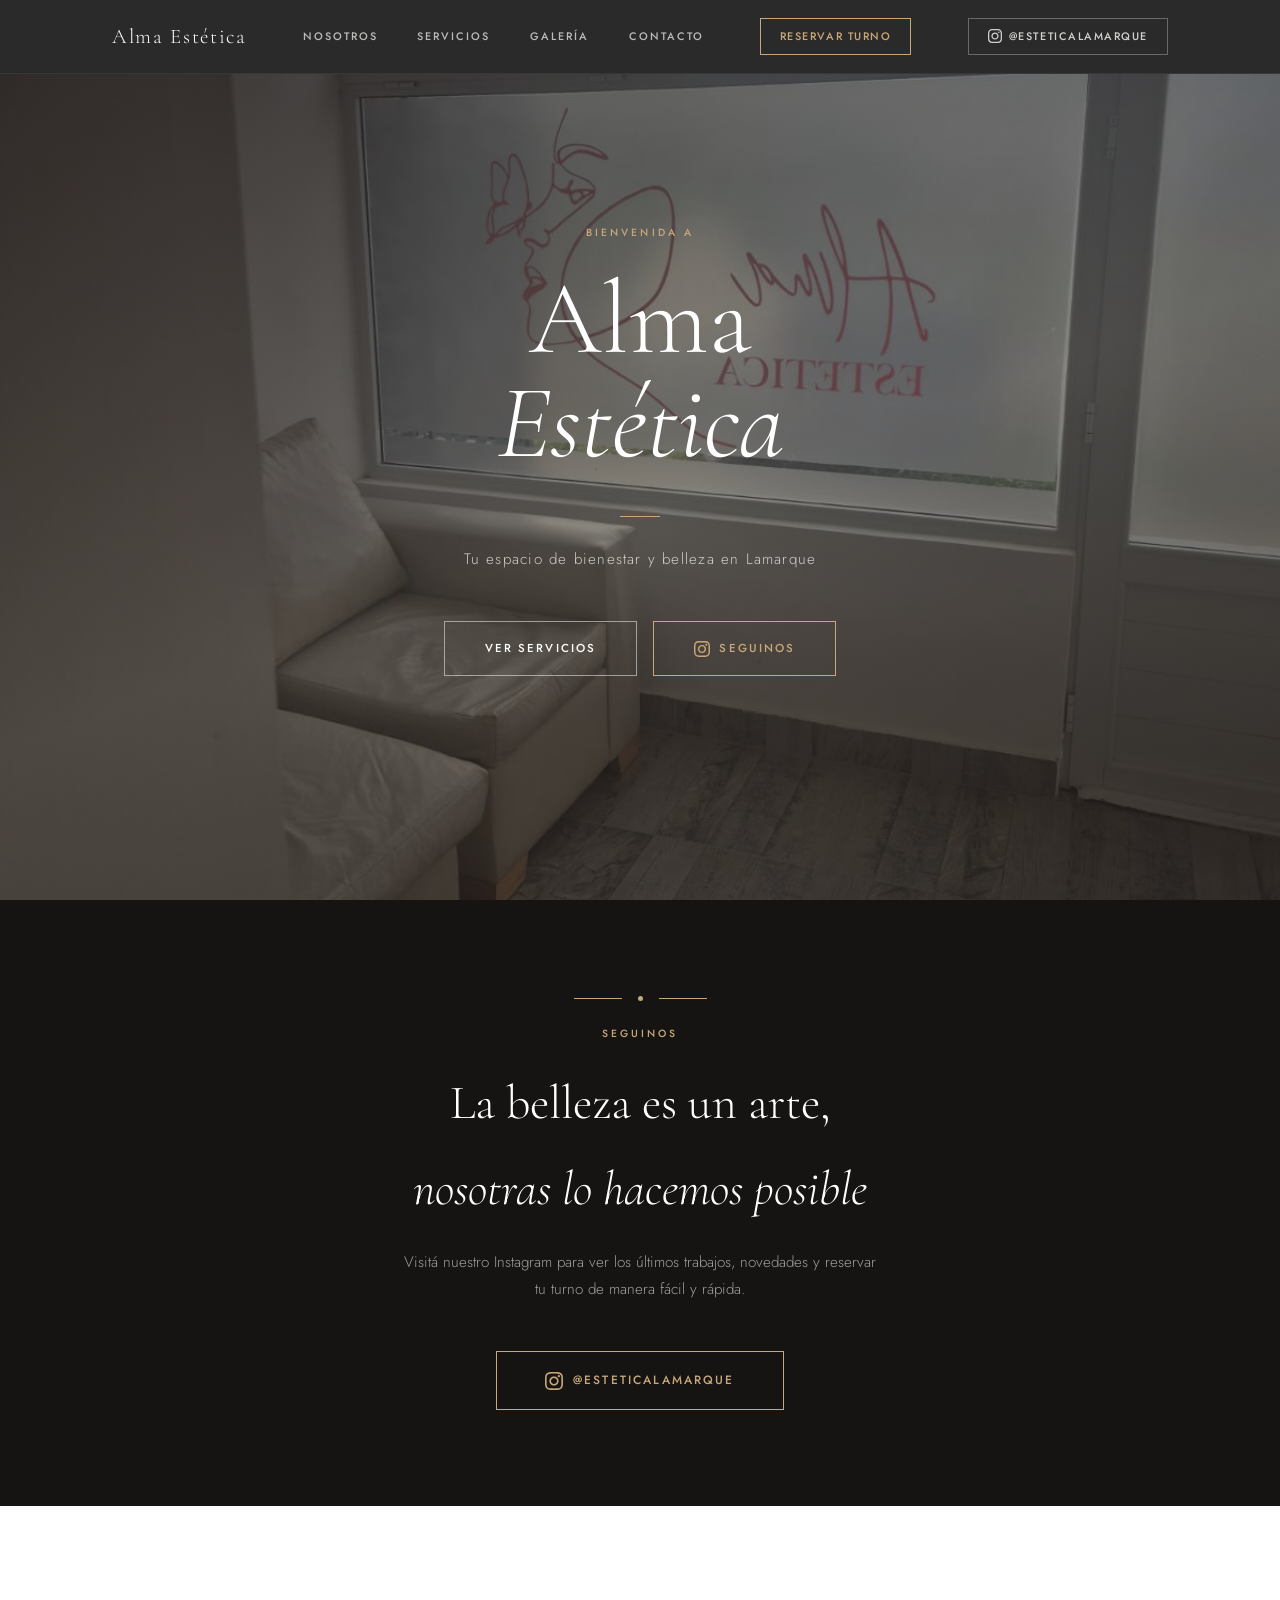
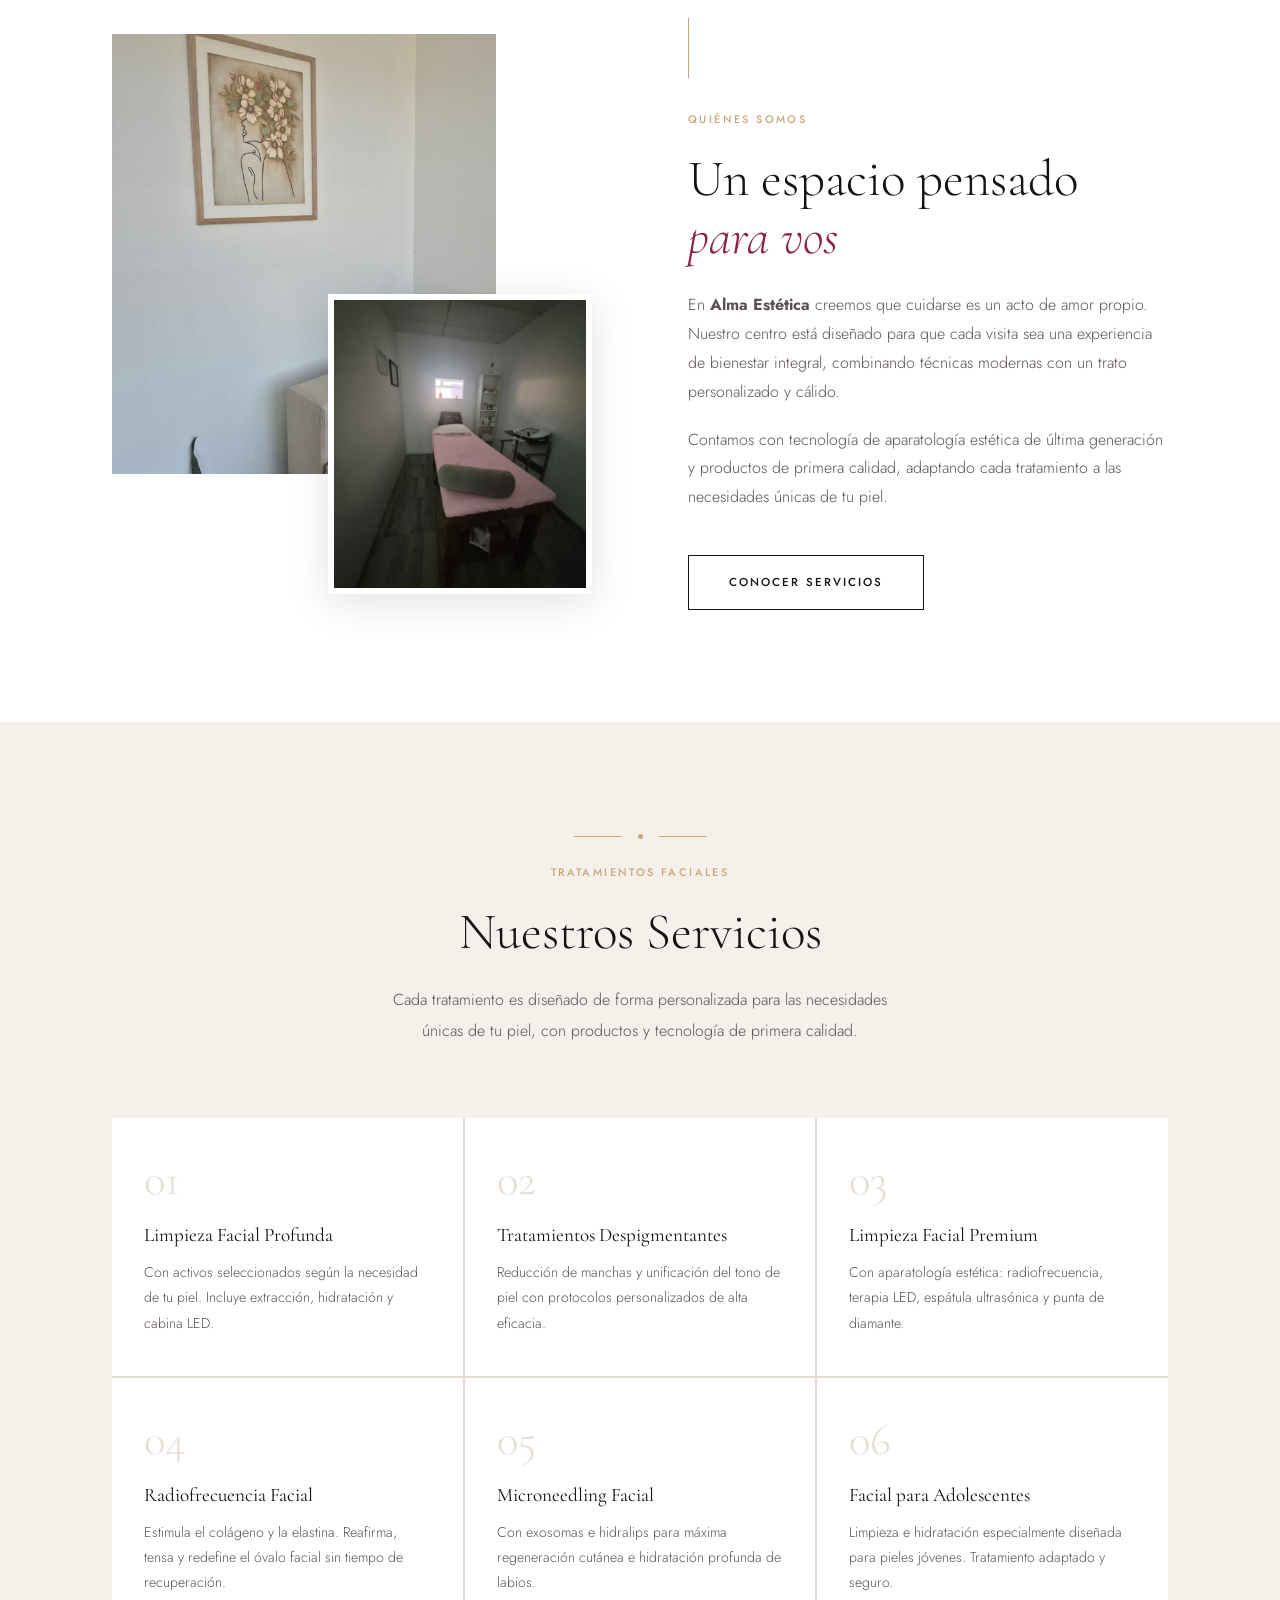
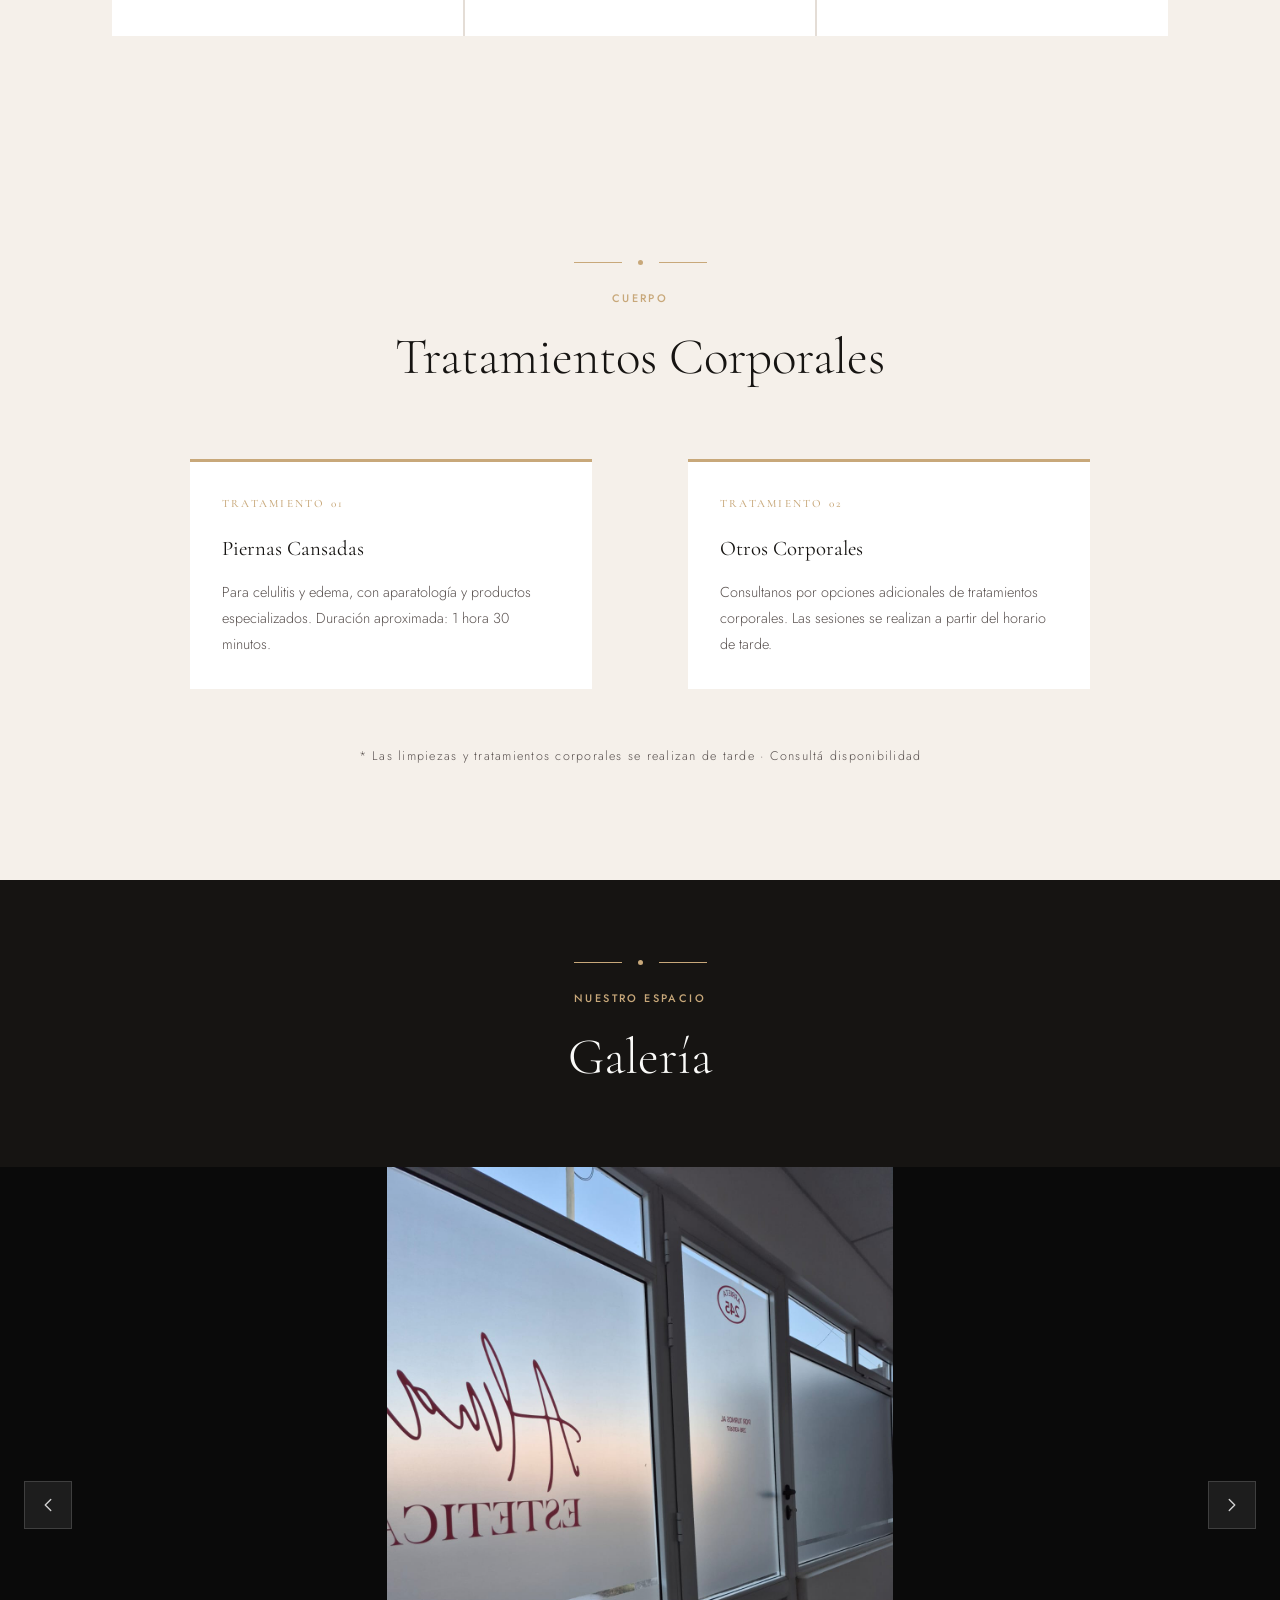
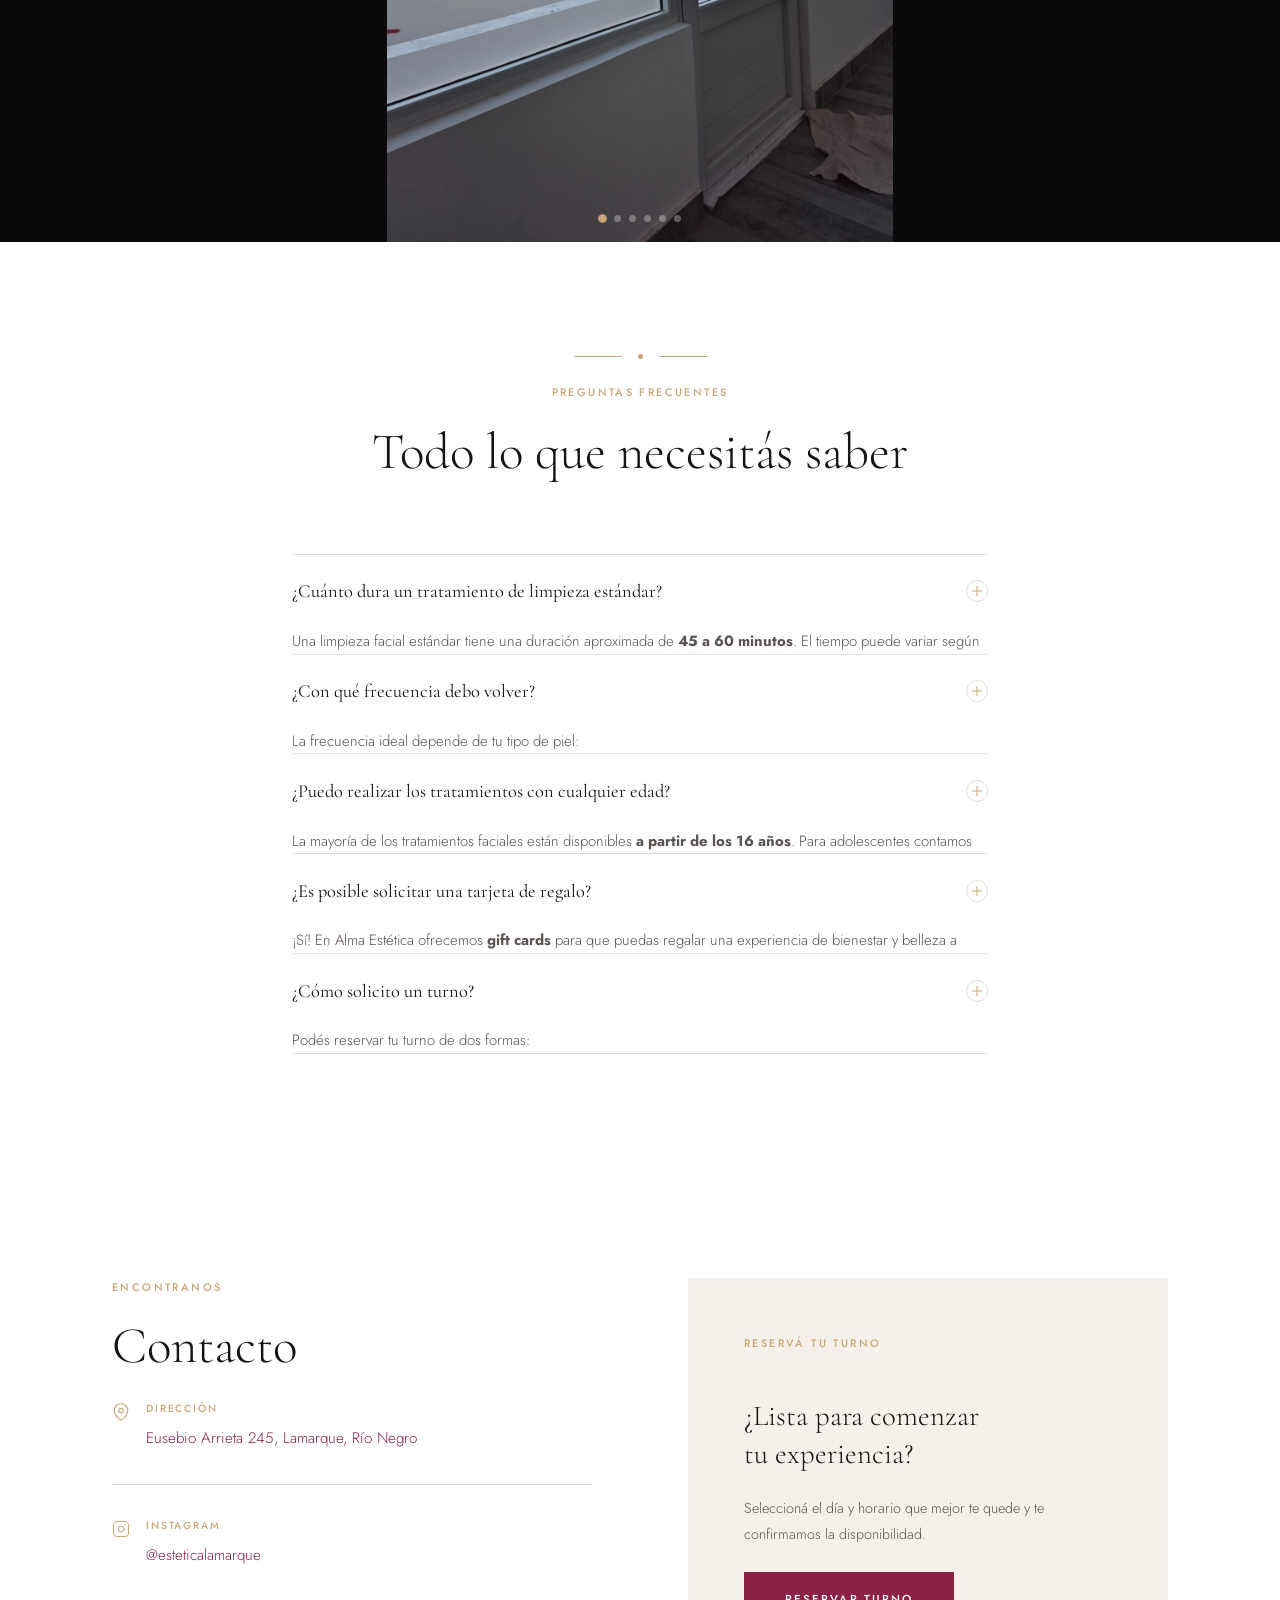
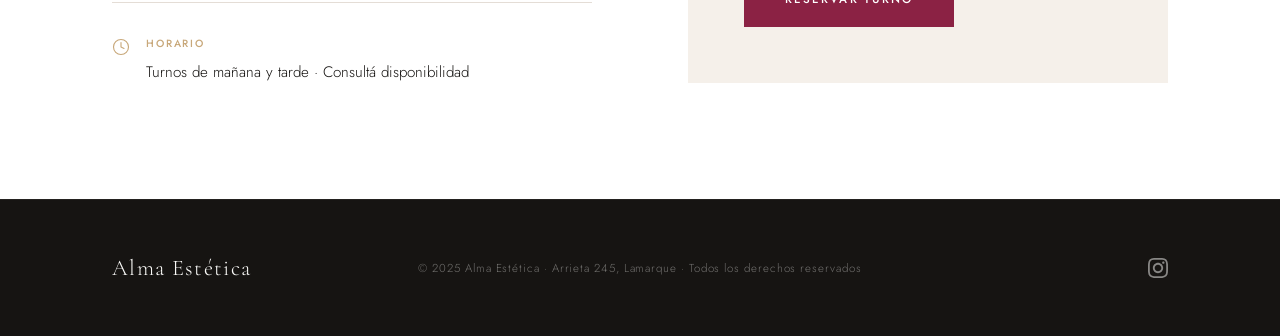
<file: index.html>
<!DOCTYPE html>
<html lang="es">
<head>
  <meta charset="UTF-8" />
  <meta name="viewport" content="width=device-width, initial-scale=1.0" />
  <title>Alma Estética – Lamarque</title>
  <link rel="stylesheet" href="style.css" />
  <link rel="preconnect" href="https://fonts.googleapis.com" />
  <link rel="preconnect" href="https://fonts.gstatic.com" crossorigin />
  <link href="https://fonts.googleapis.com/css2?family=Cormorant+Garamond:ital,wght@0,300;0,400;0,600;1,300;1,400&family=Jost:wght@300;400;500&display=swap" rel="stylesheet" />
</head>
<body>

  <!-- ═══════════════════════════ NAVBAR ═══════════════════════════ -->
  <header class="navbar">
    <div class="navbar__inner">
      <a href="#inicio" class="navbar__brand">Alma Estética</a>
      <nav class="navbar__links">
        <a href="#nosotros">Nosotros</a>
        <a href="#servicios">Servicios</a>
        <a href="#galeria">Galería</a>
        <a href="#contacto">Contacto</a>
      </nav>
      <a href="turnos.html" class="btn--nav-turno">Reservar turno</a>
      <a
        href="https://www.instagram.com/esteticalamarque"
        target="_blank"
        rel="noopener noreferrer"
        class="btn--nav-ig"
      >
        <svg xmlns="http://www.w3.org/2000/svg" viewBox="0 0 24 24" width="14" height="14" fill="currentColor" aria-hidden="true">
          <path d="M12 2.163c3.204 0 3.584.012 4.85.07 3.252.148 4.771 1.691 4.919 4.919.058 1.265.069 1.645.069 4.849 0 3.205-.012 3.584-.069 4.849-.149 3.225-1.664 4.771-4.919 4.919-1.266.058-1.644.07-4.85.07-3.204 0-3.584-.012-4.849-.07-3.26-.149-4.771-1.699-4.919-4.92-.058-1.265-.07-1.644-.07-4.849 0-3.204.013-3.583.07-4.849.149-3.227 1.664-4.771 4.919-4.919 1.266-.057 1.645-.069 4.849-.069zm0-2.163c-3.259 0-3.667.014-4.947.072-4.358.2-6.78 2.618-6.98 6.98-.059 1.281-.073 1.689-.073 4.948 0 3.259.014 3.668.072 4.948.2 4.358 2.618 6.78 6.98 6.98 1.281.058 1.689.072 4.948.072 3.259 0 3.668-.014 4.948-.072 4.354-.2 6.782-2.618 6.979-6.98.059-1.28.073-1.689.073-4.948 0-3.259-.014-3.667-.072-4.947-.196-4.354-2.617-6.78-6.979-6.98-1.281-.059-1.69-.073-4.949-.073zm0 5.838c-3.403 0-6.162 2.759-6.162 6.162s2.759 6.163 6.162 6.163 6.162-2.759 6.162-6.163c0-3.403-2.759-6.162-6.162-6.162zm0 10.162c-2.209 0-4-1.79-4-4 0-2.209 1.791-4 4-4s4 1.791 4 4c0 2.21-1.791 4-4 4zm6.406-11.845c-.796 0-1.441.645-1.441 1.44s.645 1.44 1.441 1.44c.795 0 1.439-.645 1.439-1.44s-.644-1.44-1.439-1.44z"/>
        </svg>
        @esteticalamarque
      </a>
    </div>
  </header>

  <!-- ═══════════════════════════ HERO ═══════════════════════════ -->
  <section class="hero" id="inicio" style="background-image: url('imagenes/09_images.jpeg');">
    <div class="hero__overlay"></div>
    <div class="hero__content">
      <span class="hero__eyebrow">Bienvenida a</span>
      <h1 class="hero__title">
        Alma<br>
        <em>Estética</em>
      </h1>
      <div class="hero__divider"></div>
      <p class="hero__sub">Tu espacio de bienestar y belleza en Lamarque</p>
      <div class="hero__actions">
        <a href="#servicios" class="btn btn--outline-white">Ver servicios</a>
        <a
          href="https://www.instagram.com/esteticalamarque"
          target="_blank"
          rel="noopener noreferrer"
          class="btn btn--champagne"
        >
          <svg xmlns="http://www.w3.org/2000/svg" viewBox="0 0 24 24" width="16" height="16" fill="currentColor" aria-hidden="true">
            <path d="M12 2.163c3.204 0 3.584.012 4.85.07 3.252.148 4.771 1.691 4.919 4.919.058 1.265.069 1.645.069 4.849 0 3.205-.012 3.584-.069 4.849-.149 3.225-1.664 4.771-4.919 4.919-1.266.058-1.644.07-4.85.07-3.204 0-3.584-.012-4.849-.07-3.26-.149-4.771-1.699-4.919-4.92-.058-1.265-.07-1.644-.07-4.849 0-3.204.013-3.583.07-4.849.149-3.227 1.664-4.771 4.919-4.919 1.266-.057 1.645-.069 4.849-.069zm0-2.163c-3.259 0-3.667.014-4.947.072-4.358.2-6.78 2.618-6.98 6.98-.059 1.281-.073 1.689-.073 4.948 0 3.259.014 3.668.072 4.948.2 4.358 2.618 6.78 6.98 6.98 1.281.058 1.689.072 4.948.072 3.259 0 3.668-.014 4.948-.072 4.354-.2 6.782-2.618 6.979-6.98.059-1.28.073-1.689.073-4.948 0-3.259-.014-3.667-.072-4.947-.196-4.354-2.617-6.78-6.979-6.98-1.281-.059-1.69-.073-4.949-.073zm0 5.838c-3.403 0-6.162 2.759-6.162 6.162s2.759 6.163 6.162 6.163 6.162-2.759 6.162-6.163c0-3.403-2.759-6.162-6.162-6.162zm0 10.162c-2.209 0-4-1.79-4-4 0-2.209 1.791-4 4-4s4 1.791 4 4c0 2.21-1.791 4-4 4zm6.406-11.845c-.796 0-1.441.645-1.441 1.44s.645 1.44 1.441 1.44c.795 0 1.439-.645 1.439-1.44s-.644-1.44-1.439-1.44z"/>
          </svg>
          Seguinos
        </a>
      </div>
    </div>
  </section>

  <!-- ═══════════════════════════ CTA INSTAGRAM ═══════════════════════════ -->
  <section class="cta-instagram">
    <div class="container">
      <div class="ornament"><span class="ornament__dot"></span></div>
      <span class="cta-instagram__eyebrow">Seguinos</span>
      <h2>La belleza es un arte,<br><em style="font-style:italic; font-family: var(--font-serif);">nosotras lo hacemos posible</em></h2>
      <p>Visitá nuestro Instagram para ver los últimos trabajos, novedades y reservar tu turno de manera fácil y rápida.</p>
      <a
        href="https://www.instagram.com/esteticalamarque"
        target="_blank"
        rel="noopener noreferrer"
        class="btn btn--champagne"
        style="padding: 1.1rem 3rem; font-size: 0.75rem;"
      >
        <svg xmlns="http://www.w3.org/2000/svg" viewBox="0 0 24 24" width="18" height="18" fill="currentColor" aria-hidden="true">
          <path d="M12 2.163c3.204 0 3.584.012 4.85.07 3.252.148 4.771 1.691 4.919 4.919.058 1.265.069 1.645.069 4.849 0 3.205-.012 3.584-.069 4.849-.149 3.225-1.664 4.771-4.919 4.919-1.266.058-1.644.07-4.85.07-3.204 0-3.584-.012-4.849-.07-3.26-.149-4.771-1.699-4.919-4.92-.058-1.265-.07-1.644-.07-4.849 0-3.204.013-3.583.07-4.849.149-3.227 1.664-4.771 4.919-4.919 1.266-.057 1.645-.069 4.849-.069zm0-2.163c-3.259 0-3.667.014-4.947.072-4.358.2-6.78 2.618-6.98 6.98-.059 1.281-.073 1.689-.073 4.948 0 3.259.014 3.668.072 4.948.2 4.358 2.618 6.78 6.98 6.98 1.281.058 1.689.072 4.948.072 3.259 0 3.668-.014 4.948-.072 4.354-.2 6.782-2.618 6.979-6.98.059-1.28.073-1.689.073-4.948 0-3.259-.014-3.667-.072-4.947-.196-4.354-2.617-6.78-6.979-6.98-1.281-.059-1.69-.073-4.949-.073zm0 5.838c-3.403 0-6.162 2.759-6.162 6.162s2.759 6.163 6.162 6.163 6.162-2.759 6.162-6.163c0-3.403-2.759-6.162-6.162-6.162zm0 10.162c-2.209 0-4-1.79-4-4 0-2.209 1.791-4 4-4s4 1.791 4 4c0 2.21-1.791 4-4 4zm6.406-11.845c-.796 0-1.441.645-1.441 1.44s.645 1.44 1.441 1.44c.795 0 1.439-.645 1.439-1.44s-.644-1.44-1.439-1.44z"/>
        </svg>
        @esteticalamarque
      </a>
    </div>
  </section>

  <!-- ═══════════════════════════ NOSOTROS ═══════════════════════════ -->
  <section class="nosotros section" id="nosotros">
    <div class="container nosotros__grid">
      <div class="nosotros__images">
        <img src="imagenes/08_images.jpeg" alt="Interior de Alma Estética" class="nosotros__img nosotros__img--main" />
        <img src="imagenes/07_images.jpeg" alt="Sala de tratamientos" class="nosotros__img nosotros__img--secondary" />
      </div>
      <div class="nosotros__text">
        <span class="section__eyebrow">Quiénes somos</span>
        <h2 class="section__title">Un espacio pensado<br><em>para vos</em></h2>
        <p>En <strong>Alma Estética</strong> creemos que cuidarse es un acto de amor propio. Nuestro centro está diseñado para que cada visita sea una experiencia de bienestar integral, combinando técnicas modernas con un trato personalizado y cálido.</p>
        <p>Contamos con tecnología de aparatología estética de última generación y productos de primera calidad, adaptando cada tratamiento a las necesidades únicas de tu piel.</p>
        <a href="#servicios" class="btn btn--outline">Conocer servicios</a>
      </div>
    </div>
  </section>

  <!-- ═══════════════════════════ SERVICIOS FACIALES ═══════════════════════════ -->
  <section class="section section--cream" id="servicios">
    <div class="container">
      <div class="section__header--center">
        <div class="ornament"><span class="ornament__dot"></span></div>
        <span class="section__eyebrow">Tratamientos faciales</span>
        <h2 class="section__title">Nuestros Servicios</h2>
        <p class="section__body">Cada tratamiento es diseñado de forma personalizada para las necesidades únicas de tu piel, con productos y tecnología de primera calidad.</p>
      </div>

      <div class="cards">
        <div class="card">
          <div class="card__num">01</div>
          <h3 class="card__title">Limpieza Facial Profunda</h3>
          <p class="card__text">Con activos seleccionados según la necesidad de tu piel. Incluye extracción, hidratación y cabina LED.</p>
        </div>
        <div class="card">
          <div class="card__num">02</div>
          <h3 class="card__title">Tratamientos Despigmentantes</h3>
          <p class="card__text">Reducción de manchas y unificación del tono de piel con protocolos personalizados de alta eficacia.</p>
        </div>
        <div class="card">
          <div class="card__num">03</div>
          <h3 class="card__title">Limpieza Facial Premium</h3>
          <p class="card__text">Con aparatología estética: radiofrecuencia, terapia LED, espátula ultrasónica y punta de diamante.</p>
        </div>
        <div class="card">
          <div class="card__num">04</div>
          <h3 class="card__title">Radiofrecuencia Facial</h3>
          <p class="card__text">Estimula el colágeno y la elastina. Reafirma, tensa y redefine el óvalo facial sin tiempo de recuperación.</p>
        </div>
        <div class="card">
          <div class="card__num">05</div>
          <h3 class="card__title">Microneedling Facial</h3>
          <p class="card__text">Con exosomas e hidralips para máxima regeneración cutánea e hidratación profunda de labios.</p>
        </div>
        <div class="card">
          <div class="card__num">06</div>
          <h3 class="card__title">Facial para Adolescentes</h3>
          <p class="card__text">Limpieza e hidratación especialmente diseñada para pieles jóvenes. Tratamiento adaptado y seguro.</p>
        </div>
      </div>
    </div>
  </section>

  <!-- ═══════════════════════════ CORPORALES ═══════════════════════════ -->
  <section class="section section--cream" id="corporales">
    <div class="container">
      <div class="section__header--center">
        <div class="ornament"><span class="ornament__dot"></span></div>
        <span class="section__eyebrow">Cuerpo</span>
        <h2 class="section__title">Tratamientos Corporales</h2>
      </div>

      <div class="corporales__list">
        <div class="corporales__item">
          <div class="corporales__num">Tratamiento 01</div>
          <div class="corporales__info">
            <h3>Piernas Cansadas</h3>
            <p>Para celulitis y edema, con aparatología y productos especializados. Duración aproximada: 1 hora 30 minutos.</p>
          </div>
        </div>
        <div class="corporales__item">
          <div class="corporales__num">Tratamiento 02</div>
          <div class="corporales__info">
            <h3>Otros Corporales</h3>
            <p>Consultanos por opciones adicionales de tratamientos corporales. Las sesiones se realizan a partir del horario de tarde.</p>
          </div>
        </div>
      </div>

      <p class="corporales__nota">* Las limpiezas y tratamientos corporales se realizan de tarde · Consultá disponibilidad</p>
    </div>
  </section>

  <!-- ═══════════════════════════ GALERÍA ═══════════════════════════ -->
  <section class="section section--dark" id="galeria" style="padding-block: 0; overflow: hidden;">
    <div class="container" style="max-width: 100%; padding: 0;">
      <div style="text-align:center; padding: 5rem 2rem 3.5rem;">
        <div class="ornament" style="--ornament-color: var(--color-champagne)"><span class="ornament__dot"></span></div>
        <span class="section__eyebrow">Nuestro espacio</span>
        <h2 class="section__title" style="color: var(--color-off-white);">Galería</h2>
      </div>
      <div class="galeria-carousel" id="galeria-carousel">
        <div class="galeria-carousel__track" id="galeria-track">
          <div class="galeria-carousel__slide"><img src="imagenes/06_images.jpeg" alt="Fachada de Alma Estética" /></div>
          <div class="galeria-carousel__slide"><img src="imagenes/09_images.jpeg" alt="Sala de espera" /></div>
          <div class="galeria-carousel__slide"><img src="imagenes/08_images.jpeg" alt="Decoración interior" /></div>
          <div class="galeria-carousel__slide"><img src="imagenes/07_images.jpeg" alt="Sala de tratamientos" /></div>
          <div class="galeria-carousel__slide"><img src="imagenes/10_images.jpeg" alt="Equipamiento" /></div>
          <div class="galeria-carousel__slide"><img src="imagenes/05_images.jpeg" alt="Resultado de tratamiento" /></div>
        </div>
        <button class="galeria-carousel__btn galeria-carousel__btn--prev" id="galeria-prev" aria-label="Anterior">
          <svg xmlns="http://www.w3.org/2000/svg" width="22" height="22" viewBox="0 0 24 24" fill="none" stroke="currentColor" stroke-width="1.5" stroke-linecap="round" stroke-linejoin="round"><path d="M15 18l-6-6 6-6"/></svg>
        </button>
        <button class="galeria-carousel__btn galeria-carousel__btn--next" id="galeria-next" aria-label="Siguiente">
          <svg xmlns="http://www.w3.org/2000/svg" width="22" height="22" viewBox="0 0 24 24" fill="none" stroke="currentColor" stroke-width="1.5" stroke-linecap="round" stroke-linejoin="round"><path d="M9 18l6-6-6-6"/></svg>
        </button>
        <div class="galeria-carousel__dots" id="galeria-dots"></div>
      </div>
    </div>
  </section>

  <!-- ═══════════════════════════ FAQ ═══════════════════════════ -->
  <section class="section" id="faq">
    <div class="container faq__container">
      <div class="section__header--center">
        <div class="ornament"><span class="ornament__dot"></span></div>
        <span class="section__eyebrow">Preguntas frecuentes</span>
        <h2 class="section__title">Todo lo que necesitás saber</h2>
      </div>

      <div class="faq__list">

        <div class="faq__item">
          <button class="faq__question" aria-expanded="false">
            <span>¿Cuánto dura un tratamiento de limpieza estándar?</span>
            <span class="faq__icon" aria-hidden="true"></span>
          </button>
          <div class="faq__answer">
            <div class="faq__answer-inner">
              <p>Una limpieza facial estándar tiene una duración aproximada de <strong>45 a 60 minutos</strong>. El tiempo puede variar según el tipo y condición de tu piel, y el protocolo elegido. En Alma Estética cada sesión se adapta a tus necesidades, por lo que te recomendamos reservar con tiempo suficiente para que la experiencia sea completa y sin apuros.</p>
            </div>
          </div>
        </div>

        <div class="faq__item">
          <button class="faq__question" aria-expanded="false">
            <span>¿Con qué frecuencia debo volver?</span>
            <span class="faq__icon" aria-hidden="true"></span>
          </button>
          <div class="faq__answer">
            <div class="faq__answer-inner">
              <p>La frecuencia ideal depende de tu tipo de piel:</p>
              <ul>
                <li><strong>Piel grasa o con tendencia acneica:</strong> cada 4 a 6 semanas.</li>
                <li><strong>Piel mixta o normal:</strong> cada 6 a 8 semanas.</li>
                <li><strong>Piel seca o sensible:</strong> cada 2 meses aproximadamente.</li>
              </ul>
              <p>Para tratamientos más avanzados como radiofrecuencia o microneedling, la profesional te indicará el intervalo óptimo según tu evolución personal.</p>
            </div>
          </div>
        </div>

        <div class="faq__item">
          <button class="faq__question" aria-expanded="false">
            <span>¿Puedo realizar los tratamientos con cualquier edad?</span>
            <span class="faq__icon" aria-hidden="true"></span>
          </button>
          <div class="faq__answer">
            <div class="faq__answer-inner">
              <p>La mayoría de los tratamientos faciales están disponibles <strong>a partir de los 16 años</strong>. Para adolescentes contamos con protocolos especialmente adaptados para pieles jóvenes, seguros y efectivos. Algunos procedimientos más avanzados pueden requerir una evaluación previa. Si tenés dudas sobre un tratamiento específico, no dudes en consultarnos antes de reservar.</p>
            </div>
          </div>
        </div>

        <div class="faq__item">
          <button class="faq__question" aria-expanded="false">
            <span>¿Es posible solicitar una tarjeta de regalo?</span>
            <span class="faq__icon" aria-hidden="true"></span>
          </button>
          <div class="faq__answer">
            <div class="faq__answer-inner">
              <p>¡Sí! En Alma Estética ofrecemos <strong>gift cards</strong> para que puedas regalar una experiencia de bienestar y belleza a quien más querés. Es el regalo ideal para cumpleaños, fechas especiales o simplemente para consentir a alguien. Contactanos por Instagram <a href="https://www.instagram.com/esteticalamarque" target="_blank" rel="noopener noreferrer">@esteticalamarque</a> para coordinar el valor y los detalles.</p>
            </div>
          </div>
        </div>

        <div class="faq__item">
          <button class="faq__question" aria-expanded="false">
            <span>¿Cómo solicito un turno?</span>
            <span class="faq__icon" aria-hidden="true"></span>
          </button>
          <div class="faq__answer">
            <div class="faq__answer-inner">
              <p>Podés reservar tu turno de dos formas:</p>
              <ul>
                <li>Usando el <a href="turnos.html"><strong>formulario de reservas</strong></a> en esta página: seleccionás el día y horario que mejor te quede y te confirmamos la disponibilidad a la brevedad.</li>
                <li>Enviándonos un mensaje directo por Instagram a <a href="https://www.instagram.com/esteticalamarque" target="_blank" rel="noopener noreferrer">@esteticalamarque</a>.</li>
              </ul>
              <p>Trabajamos de lunes a viernes a partir de las 15:00 hs. Los turnos tienen una duración de 45 minutos.</p>
            </div>
          </div>
        </div>

      </div>
    </div>
  </section>

  <!-- ═══════════════════════════ CONTACTO ═══════════════════════════ -->
  <section class="section" id="contacto">
    <div class="container contacto__grid">
      <div>
        <span class="section__eyebrow">Encontranos</span>
        <h2 class="section__title">Contacto</h2>

        <div class="contacto__item">
          <svg xmlns="http://www.w3.org/2000/svg" viewBox="0 0 24 24" width="18" height="18" fill="none" stroke="currentColor" stroke-width="1.5" stroke-linecap="round" stroke-linejoin="round">
            <path d="M21 10c0 7-9 13-9 13s-9-6-9-13a9 9 0 0 1 18 0z"/>
            <circle cx="12" cy="10" r="3"/>
          </svg>
          <div>
            <span class="contacto__item-label">Dirección</span>
            <a href="https://maps.google.com/?q=-39.413806,-65.700389" target="_blank" rel="noopener noreferrer" class="contacto__item-value">Eusebio Arrieta 245, Lamarque, Río Negro</a>
          </div>
        </div>

        <div class="contacto__item">
          <svg xmlns="http://www.w3.org/2000/svg" viewBox="0 0 24 24" width="18" height="18" fill="none" stroke="currentColor" stroke-width="1.5" stroke-linecap="round" stroke-linejoin="round">
            <rect x="2" y="2" width="20" height="20" rx="5" ry="5"/>
            <path d="M16 11.37A4 4 0 1 1 12.63 8 4 4 0 0 1 16 11.37z"/>
            <line x1="17.5" y1="6.5" x2="17.51" y2="6.5"/>
          </svg>
          <div>
            <span class="contacto__item-label">Instagram</span>
            <a href="https://www.instagram.com/esteticalamarque" target="_blank" rel="noopener noreferrer" class="contacto__item-value">@esteticalamarque</a>
          </div>
        </div>

        <div class="contacto__item">
          <svg xmlns="http://www.w3.org/2000/svg" viewBox="0 0 24 24" width="18" height="18" fill="none" stroke="currentColor" stroke-width="1.5" stroke-linecap="round" stroke-linejoin="round">
            <circle cx="12" cy="12" r="10"/>
            <polyline points="12 6 12 12 16 14"/>
          </svg>
          <div>
            <span class="contacto__item-label">Horario</span>
            <span class="contacto__item-value">Turnos de mañana y tarde · Consultá disponibilidad</span>
          </div>
        </div>
      </div>

      <div class="contacto__cta-box">
        <span class="section__eyebrow">Reservá tu turno</span>
        <h3>¿Lista para comenzar<br>tu experiencia?</h3>
        <p>Seleccioná el día y horario que mejor te quede y te confirmamos la disponibilidad.</p>
        <a href="turnos.html" class="btn btn--primary">Reservar turno</a>
      </div>
    </div>
  </section>

  <!-- ═══════════════════════════ FOOTER ═══════════════════════════ -->
  <footer class="footer">
    <div class="container footer__inner">
      <span class="footer__brand">Alma Estética</span>
      <p class="footer__copy">© 2025 Alma Estética · Arrieta 245, Lamarque · Todos los derechos reservados</p>
      <a
        href="https://www.instagram.com/esteticalamarque"
        target="_blank"
        rel="noopener noreferrer"
        class="footer__ig"
        aria-label="Instagram Alma Estética"
      >
        <svg xmlns="http://www.w3.org/2000/svg" viewBox="0 0 24 24" width="20" height="20" fill="currentColor">
          <path d="M12 2.163c3.204 0 3.584.012 4.85.07 3.252.148 4.771 1.691 4.919 4.919.058 1.265.069 1.645.069 4.849 0 3.205-.012 3.584-.069 4.849-.149 3.225-1.664 4.771-4.919 4.919-1.266.058-1.644.07-4.85.07-3.204 0-3.584-.012-4.849-.07-3.26-.149-4.771-1.699-4.919-4.92-.058-1.265-.07-1.644-.07-4.849 0-3.204.013-3.583.07-4.849.149-3.227 1.664-4.771 4.919-4.919 1.266-.057 1.645-.069 4.849-.069zm0-2.163c-3.259 0-3.667.014-4.947.072-4.358.2-6.78 2.618-6.98 6.98-.059 1.281-.073 1.689-.073 4.948 0 3.259.014 3.668.072 4.948.2 4.358 2.618 6.78 6.98 6.98 1.281.058 1.689.072 4.948.072 3.259 0 3.668-.014 4.948-.072 4.354-.2 6.782-2.618 6.979-6.98.059-1.28.073-1.689.073-4.948 0-3.259-.014-3.667-.072-4.947-.196-4.354-2.617-6.78-6.979-6.98-1.281-.059-1.69-.073-4.949-.073zm0 5.838c-3.403 0-6.162 2.759-6.162 6.162s2.759 6.163 6.162 6.163 6.162-2.759 6.162-6.163c0-3.403-2.759-6.162-6.162-6.162zm0 10.162c-2.209 0-4-1.79-4-4 0-2.209 1.791-4 4-4s4 1.791 4 4c0 2.21-1.791 4-4 4zm6.406-11.845c-.796 0-1.441.645-1.441 1.44s.645 1.44 1.441 1.44c.795 0 1.439-.645 1.439-1.44s-.644-1.44-1.439-1.44z"/>
        </svg>
      </a>
    </div>
  </footer>

  <script>
    // ── Carrusel galería ─────────────────────────────────
    (function () {
      const track  = document.getElementById('galeria-track');
      const slides = track.querySelectorAll('.galeria-carousel__slide');
      const dotsWrap = document.getElementById('galeria-dots');
      let current = 0;

      slides.forEach((_, i) => {
        const d = document.createElement('button');
        d.className = 'galeria-dot' + (i === 0 ? ' is-active' : '');
        d.setAttribute('aria-label', `Imagen ${i + 1}`);
        d.addEventListener('click', () => goTo(i));
        dotsWrap.appendChild(d);
      });

      function goTo(n) {
        current = (n + slides.length) % slides.length;
        track.style.transform = `translateX(-${current * 100}%)`;
        dotsWrap.querySelectorAll('.galeria-dot').forEach((d, i) =>
          d.classList.toggle('is-active', i === current));
      }

      document.getElementById('galeria-prev').addEventListener('click', () => goTo(current - 1));
      document.getElementById('galeria-next').addEventListener('click', () => goTo(current + 1));

      // Swipe táctil
      let startX = 0;
      track.addEventListener('touchstart', e => { startX = e.touches[0].clientX; }, { passive: true });
      track.addEventListener('touchend',   e => {
        const diff = startX - e.changedTouches[0].clientX;
        if (Math.abs(diff) > 50) goTo(current + (diff > 0 ? 1 : -1));
      });
    })();
  </script>

  <script>
    document.querySelectorAll('.faq__question').forEach(btn => {
      btn.addEventListener('click', () => {
        const item = btn.closest('.faq__item');
        const isOpen = item.classList.contains('is-open');
        document.querySelectorAll('.faq__item.is-open').forEach(el => {
          el.classList.remove('is-open');
          el.querySelector('.faq__question').setAttribute('aria-expanded', 'false');
        });
        if (!isOpen) {
          item.classList.add('is-open');
          btn.setAttribute('aria-expanded', 'true');
        }
      });
    });
  </script>
</body>
</html>
</file>
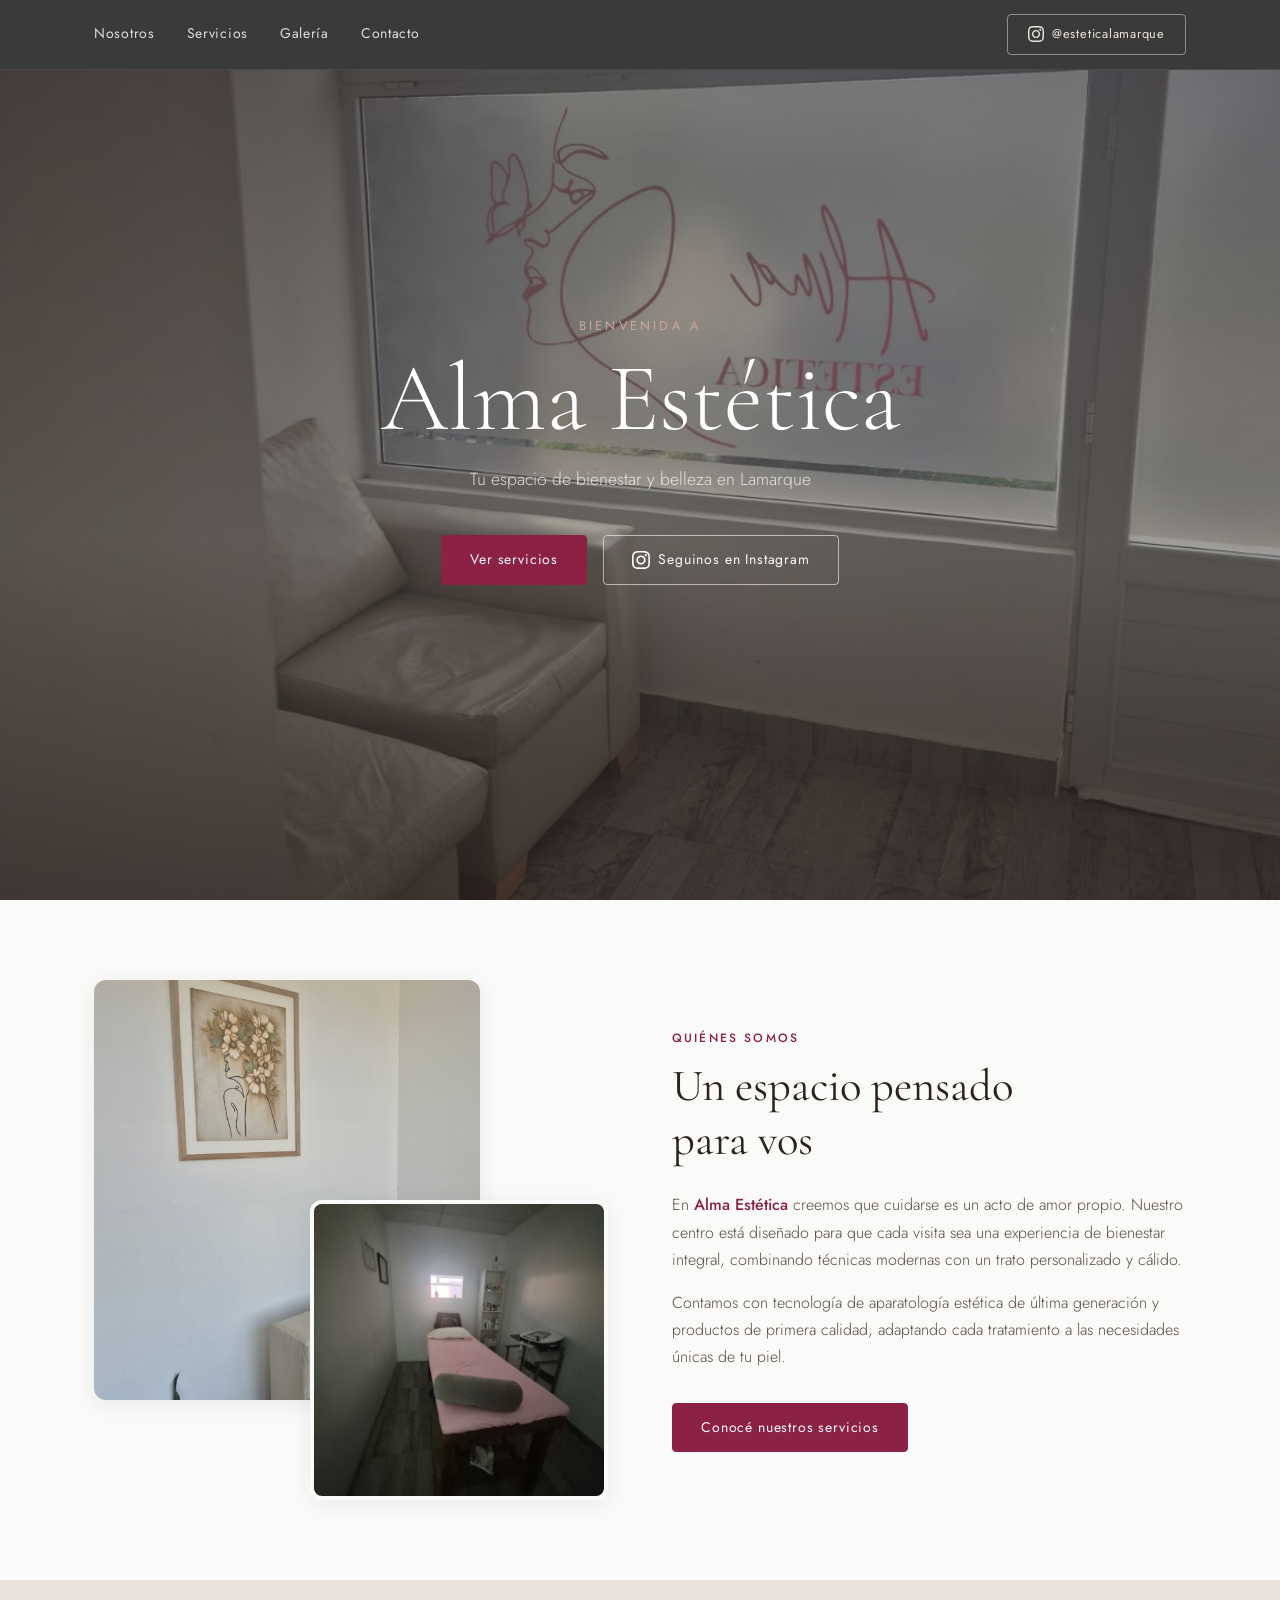
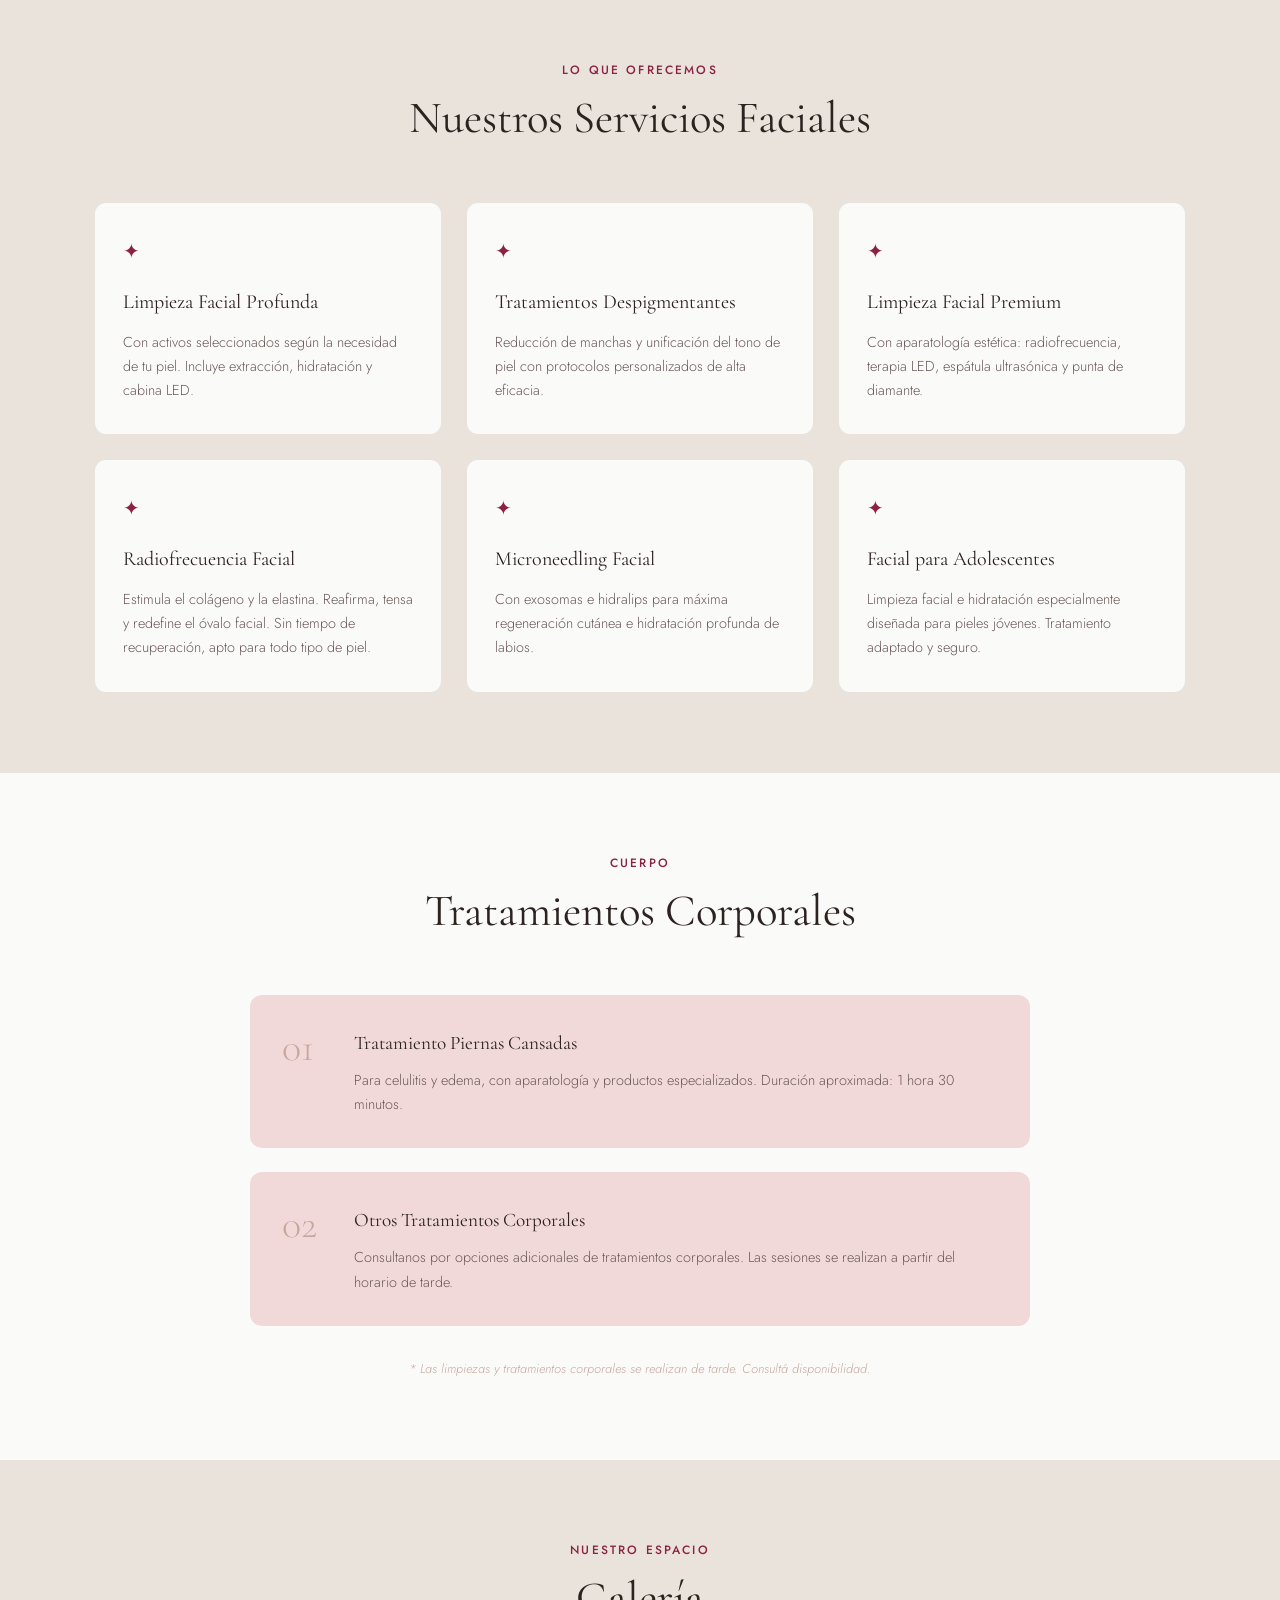
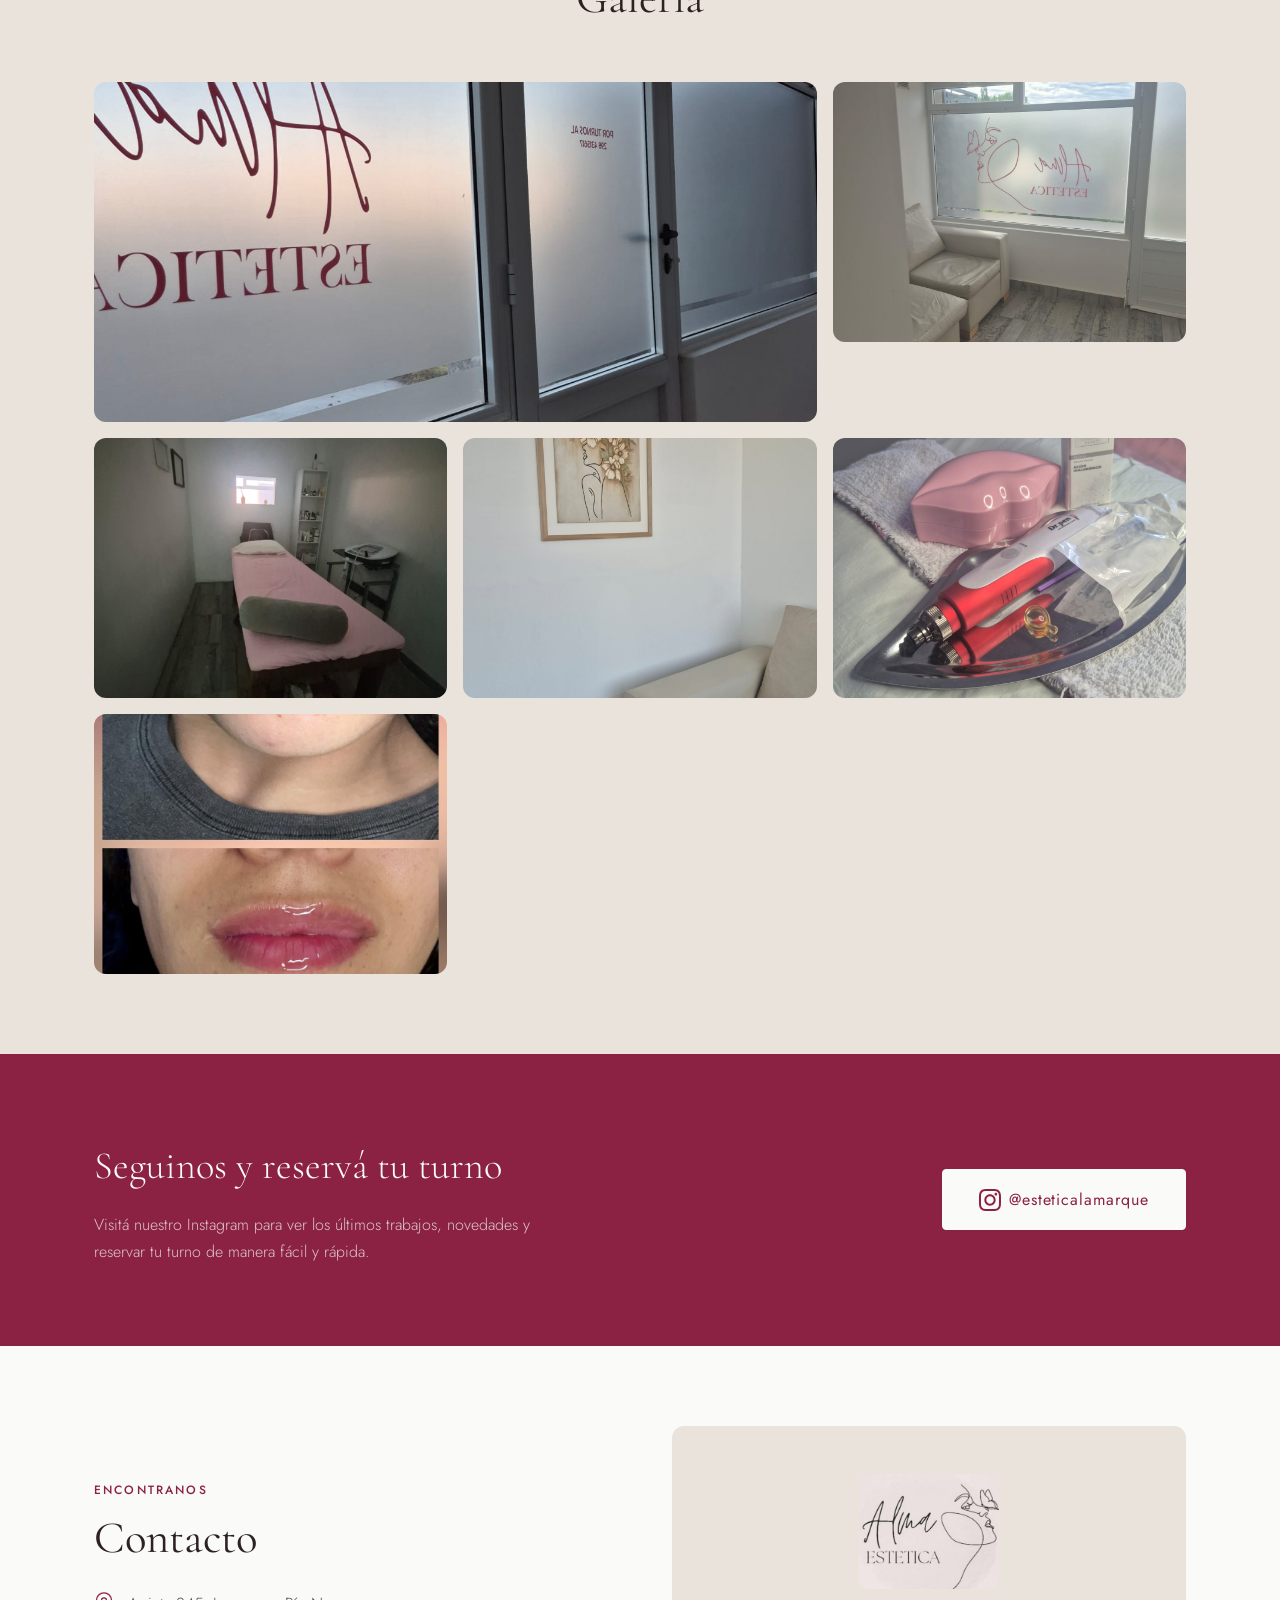
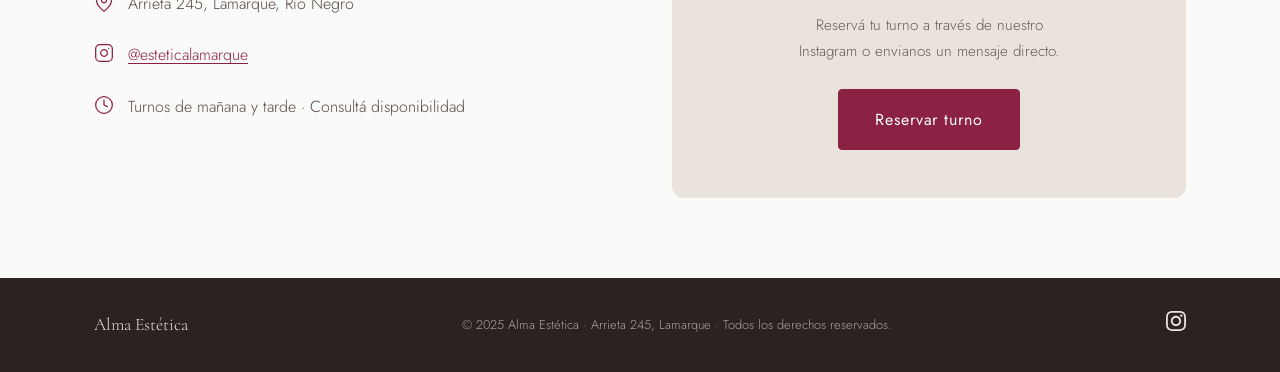
<file: backup_v1/index.html>
<!DOCTYPE html>
<html lang="es">
<head>
  <meta charset="UTF-8" />
  <meta name="viewport" content="width=device-width, initial-scale=1.0" />
  <title>Alma Estética – Lamarque</title>
  <link rel="stylesheet" href="style.css" />
  <link rel="preconnect" href="https://fonts.googleapis.com" />
  <link rel="preconnect" href="https://fonts.gstatic.com" crossorigin />
  <link href="https://fonts.googleapis.com/css2?family=Cormorant+Garamond:ital,wght@0,300;0,400;0,600;1,300;1,400&family=Jost:wght@300;400;500&display=swap" rel="stylesheet" />
</head>
<body>

  <!-- ═══════════════════════════ NAVBAR ═══════════════════════════ -->
  <header class="navbar">
    <div class="navbar__inner">
      <nav class="navbar__links">
        <a href="#nosotros">Nosotros</a>
        <a href="#servicios">Servicios</a>
        <a href="#galeria">Galería</a>
        <a href="#contacto">Contacto</a>
      </nav>
      <a
        href="https://www.instagram.com/esteticalamarque"
        target="_blank"
        rel="noopener noreferrer"
        class="btn btn--nav-ig"
      >
        <svg xmlns="http://www.w3.org/2000/svg" viewBox="0 0 24 24" width="16" height="16" fill="currentColor" aria-hidden="true">
          <path d="M12 2.163c3.204 0 3.584.012 4.85.07 3.252.148 4.771 1.691 4.919 4.919.058 1.265.069 1.645.069 4.849 0 3.205-.012 3.584-.069 4.849-.149 3.225-1.664 4.771-4.919 4.919-1.266.058-1.644.07-4.85.07-3.204 0-3.584-.012-4.849-.07-3.26-.149-4.771-1.699-4.919-4.92-.058-1.265-.07-1.644-.07-4.849 0-3.204.013-3.583.07-4.849.149-3.227 1.664-4.771 4.919-4.919 1.266-.057 1.645-.069 4.849-.069zm0-2.163c-3.259 0-3.667.014-4.947.072-4.358.2-6.78 2.618-6.98 6.98-.059 1.281-.073 1.689-.073 4.948 0 3.259.014 3.668.072 4.948.2 4.358 2.618 6.78 6.98 6.98 1.281.058 1.689.072 4.948.072 3.259 0 3.668-.014 4.948-.072 4.354-.2 6.782-2.618 6.979-6.98.059-1.28.073-1.689.073-4.948 0-3.259-.014-3.667-.072-4.947-.196-4.354-2.617-6.78-6.979-6.98-1.281-.059-1.69-.073-4.949-.073zm0 5.838c-3.403 0-6.162 2.759-6.162 6.162s2.759 6.163 6.162 6.163 6.162-2.759 6.162-6.163c0-3.403-2.759-6.162-6.162-6.162zm0 10.162c-2.209 0-4-1.79-4-4 0-2.209 1.791-4 4-4s4 1.791 4 4c0 2.21-1.791 4-4 4zm6.406-11.845c-.796 0-1.441.645-1.441 1.44s.645 1.44 1.441 1.44c.795 0 1.439-.645 1.439-1.44s-.644-1.44-1.439-1.44z"/>
        </svg>
        @esteticalamarque
      </a>
    </div>
  </header>

  <!-- ═══════════════════════════ HERO ═══════════════════════════ -->
  <section class="hero" id="inicio" style="background-image: url('../imagenes/09_images.jpeg');">
    <div class="hero__overlay"></div>
    <div class="hero__content">
      <p class="hero__pre">Bienvenida a</p>
      <h1 class="hero__title">Alma Estética</h1>
      <p class="hero__sub">Tu espacio de bienestar y belleza en Lamarque</p>
      <div class="hero__actions">
        <a href="#servicios" class="btn btn--primary">Ver servicios</a>
        <a
          href="https://www.instagram.com/esteticalamarque"
          target="_blank"
          rel="noopener noreferrer"
          class="btn btn--secondary"
        >
          <svg xmlns="http://www.w3.org/2000/svg" viewBox="0 0 24 24" width="18" height="18" fill="currentColor" aria-hidden="true">
            <path d="M12 2.163c3.204 0 3.584.012 4.85.07 3.252.148 4.771 1.691 4.919 4.919.058 1.265.069 1.645.069 4.849 0 3.205-.012 3.584-.069 4.849-.149 3.225-1.664 4.771-4.919 4.919-1.266.058-1.644.07-4.85.07-3.204 0-3.584-.012-4.849-.07-3.26-.149-4.771-1.699-4.919-4.92-.058-1.265-.07-1.644-.07-4.849 0-3.204.013-3.583.07-4.849.149-3.227 1.664-4.771 4.919-4.919 1.266-.057 1.645-.069 4.849-.069zm0-2.163c-3.259 0-3.667.014-4.947.072-4.358.2-6.78 2.618-6.98 6.98-.059 1.281-.073 1.689-.073 4.948 0 3.259.014 3.668.072 4.948.2 4.358 2.618 6.78 6.98 6.98 1.281.058 1.689.072 4.948.072 3.259 0 3.668-.014 4.948-.072 4.354-.2 6.782-2.618 6.979-6.98.059-1.28.073-1.689.073-4.948 0-3.259-.014-3.667-.072-4.947-.196-4.354-2.617-6.78-6.979-6.98-1.281-.059-1.69-.073-4.949-.073zm0 5.838c-3.403 0-6.162 2.759-6.162 6.162s2.759 6.163 6.162 6.163 6.162-2.759 6.162-6.163c0-3.403-2.759-6.162-6.162-6.162zm0 10.162c-2.209 0-4-1.79-4-4 0-2.209 1.791-4 4-4s4 1.791 4 4c0 2.21-1.791 4-4 4zm6.406-11.845c-.796 0-1.441.645-1.441 1.44s.645 1.44 1.441 1.44c.795 0 1.439-.645 1.439-1.44s-.644-1.44-1.439-1.44z"/>
          </svg>
          Seguinos en Instagram
        </a>
      </div>
    </div>
  </section>

  <!-- ═══════════════════════════ NOSOTROS ═══════════════════════════ -->
  <section class="nosotros section" id="nosotros">
    <div class="container nosotros__grid">
      <div class="nosotros__images">
        <img src="../imagenes/08_images.jpeg" alt="Sala de espera" class="nosotros__img nosotros__img--main" />
        <img src="../imagenes/07_images.jpeg" alt="Sala de tratamientos" class="nosotros__img nosotros__img--secondary" />
      </div>
      <div class="nosotros__text">
        <span class="section__label">Quiénes somos</span>
        <h2 class="section__title">Un espacio pensado<br />para vos</h2>
        <p>
          En <strong>Alma Estética</strong> creemos que cuidarse es un acto de amor propio.
          Nuestro centro está diseñado para que cada visita sea una experiencia de bienestar
          integral, combinando técnicas modernas con un trato personalizado y cálido.
        </p>
        <p>
          Contamos con tecnología de aparatología estética de última generación y productos
          de primera calidad, adaptando cada tratamiento a las necesidades únicas de tu piel.
        </p>
        <a href="#servicios" class="btn btn--primary">Conocé nuestros servicios</a>
      </div>
    </div>
  </section>

  <!-- ═══════════════════════════ SERVICIOS FACIALES ═══════════════════════════ -->
  <section class="servicios section section--cream" id="servicios">
    <div class="container">
      <div class="section__header">
        <span class="section__label">Lo que ofrecemos</span>
        <h2 class="section__title">Nuestros Servicios Faciales</h2>
      </div>

      <div class="cards">

        <div class="card">
          <div class="card__icon">✦</div>
          <h3 class="card__title">Limpieza Facial Profunda</h3>
          <p class="card__text">
            Con activos seleccionados según la necesidad de tu piel.
            Incluye extracción, hidratación y cabina LED.
          </p>
        </div>

        <div class="card">
          <div class="card__icon">✦</div>
          <h3 class="card__title">Tratamientos Despigmentantes</h3>
          <p class="card__text">
            Reducción de manchas y unificación del tono de piel con
            protocolos personalizados de alta eficacia.
          </p>
        </div>

        <div class="card">
          <div class="card__icon">✦</div>
          <h3 class="card__title">Limpieza Facial Premium</h3>
          <p class="card__text">
            Con aparatología estética: radiofrecuencia, terapia LED,
            espátula ultrasónica y punta de diamante.
          </p>
        </div>

        <div class="card">
          <div class="card__icon">✦</div>
          <h3 class="card__title">Radiofrecuencia Facial</h3>
          <p class="card__text">
            Estimula el colágeno y la elastina. Reafirma, tensa y redefine
            el óvalo facial. Sin tiempo de recuperación, apto para todo tipo de piel.
          </p>
        </div>

        <div class="card">
          <div class="card__icon">✦</div>
          <h3 class="card__title">Microneedling Facial</h3>
          <p class="card__text">
            Con exosomas e hidralips para máxima regeneración cutánea
            e hidratación profunda de labios.
          </p>
        </div>

        <div class="card">
          <div class="card__icon">✦</div>
          <h3 class="card__title">Facial para Adolescentes</h3>
          <p class="card__text">
            Limpieza facial e hidratación especialmente diseñada
            para pieles jóvenes. Tratamiento adaptado y seguro.
          </p>
        </div>

      </div>
    </div>
  </section>

  <!-- ═══════════════════════════ SERVICIOS CORPORALES ═══════════════════════════ -->
  <section class="corporales section" id="corporales">
    <div class="container">
      <div class="section__header">
        <span class="section__label">Cuerpo</span>
        <h2 class="section__title">Tratamientos Corporales</h2>
      </div>

      <div class="corporales__list">

        <div class="corporales__item">
          <div class="corporales__num">01</div>
          <div class="corporales__info">
            <h3>Tratamiento Piernas Cansadas</h3>
            <p>
              Para celulitis y edema, con aparatología y productos especializados.
              Duración aproximada: 1 hora 30 minutos.
            </p>
          </div>
        </div>

        <div class="corporales__item">
          <div class="corporales__num">02</div>
          <div class="corporales__info">
            <h3>Otros Tratamientos Corporales</h3>
            <p>
              Consultanos por opciones adicionales de tratamientos corporales.
              Las sesiones se realizan a partir del horario de tarde.
            </p>
          </div>
        </div>

      </div>

      <p class="corporales__nota">
        * Las limpiezas y tratamientos corporales se realizan de tarde. Consultá disponibilidad.
      </p>
    </div>
  </section>

  <!-- ═══════════════════════════ GALERÍA ═══════════════════════════ -->
  <section class="galeria section section--cream" id="galeria">
    <div class="container">
      <div class="section__header">
        <span class="section__label">Nuestro espacio</span>
        <h2 class="section__title">Galería</h2>
      </div>

      <div class="galeria__grid">
        <img src="../imagenes/06_images.jpeg" alt="Fachada de Alma Estética" class="galeria__img galeria__img--wide" />
        <img src="../imagenes/09_images.jpeg" alt="Sala de espera" class="galeria__img" />
        <img src="../imagenes/07_images.jpeg" alt="Sala de tratamientos" class="galeria__img" />
        <img src="../imagenes/08_images.jpeg" alt="Decoración interior" class="galeria__img" />
        <img src="../imagenes/10_images.jpeg" alt="Equipamiento de tratamientos" class="galeria__img" />
        <img src="../imagenes/05_images.jpeg" alt="Resultado de tratamiento" class="galeria__img" />
      </div>
    </div>
  </section>

  <!-- ═══════════════════════════ CTA INSTAGRAM ═══════════════════════════ -->
  <section class="cta-instagram">
    <div class="cta-instagram__inner container">
      <div class="cta-instagram__text">
        <h2>Seguinos y reservá tu turno</h2>
        <p>
          Visitá nuestro Instagram para ver los últimos trabajos, novedades
          y reservar tu turno de manera fácil y rápida.
        </p>
      </div>
      <a
        href="https://www.instagram.com/esteticalamarque"
        target="_blank"
        rel="noopener noreferrer"
        class="btn btn--light btn--large"
      >
        <svg xmlns="http://www.w3.org/2000/svg" viewBox="0 0 24 24" width="22" height="22" fill="currentColor" aria-hidden="true">
          <path d="M12 2.163c3.204 0 3.584.012 4.85.07 3.252.148 4.771 1.691 4.919 4.919.058 1.265.069 1.645.069 4.849 0 3.205-.012 3.584-.069 4.849-.149 3.225-1.664 4.771-4.919 4.919-1.266.058-1.644.07-4.85.07-3.204 0-3.584-.012-4.849-.07-3.26-.149-4.771-1.699-4.919-4.92-.058-1.265-.07-1.644-.07-4.849 0-3.204.013-3.583.07-4.849.149-3.227 1.664-4.771 4.919-4.919 1.266-.057 1.645-.069 4.849-.069zm0-2.163c-3.259 0-3.667.014-4.947.072-4.358.2-6.78 2.618-6.98 6.98-.059 1.281-.073 1.689-.073 4.948 0 3.259.014 3.668.072 4.948.2 4.358 2.618 6.78 6.98 6.98 1.281.058 1.689.072 4.948.072 3.259 0 3.668-.014 4.948-.072 4.354-.2 6.782-2.618 6.979-6.98.059-1.28.073-1.689.073-4.948 0-3.259-.014-3.667-.072-4.947-.196-4.354-2.617-6.78-6.979-6.98-1.281-.059-1.69-.073-4.949-.073zm0 5.838c-3.403 0-6.162 2.759-6.162 6.162s2.759 6.163 6.162 6.163 6.162-2.759 6.162-6.163c0-3.403-2.759-6.162-6.162-6.162zm0 10.162c-2.209 0-4-1.79-4-4 0-2.209 1.791-4 4-4s4 1.791 4 4c0 2.21-1.791 4-4 4zm6.406-11.845c-.796 0-1.441.645-1.441 1.44s.645 1.44 1.441 1.44c.795 0 1.439-.645 1.439-1.44s-.644-1.44-1.439-1.44z"/>
        </svg>
        @esteticalamarque
      </a>
    </div>
  </section>

  <!-- ═══════════════════════════ CONTACTO ═══════════════════════════ -->
  <section class="contacto section" id="contacto">
    <div class="container contacto__grid">

      <div class="contacto__info">
        <span class="section__label">Encontranos</span>
        <h2 class="section__title">Contacto</h2>

        <div class="contacto__item">
          <svg xmlns="http://www.w3.org/2000/svg" viewBox="0 0 24 24" width="20" height="20" fill="none" stroke="currentColor" stroke-width="1.5" stroke-linecap="round" stroke-linejoin="round">
            <path d="M21 10c0 7-9 13-9 13s-9-6-9-13a9 9 0 0 1 18 0z"/>
            <circle cx="12" cy="10" r="3"/>
          </svg>
          <span>Arrieta 245, Lamarque, Río Negro</span>
        </div>

        <div class="contacto__item">
          <svg xmlns="http://www.w3.org/2000/svg" viewBox="0 0 24 24" width="20" height="20" fill="none" stroke="currentColor" stroke-width="1.5" stroke-linecap="round" stroke-linejoin="round">
            <rect x="2" y="2" width="20" height="20" rx="5" ry="5"/>
            <path d="M16 11.37A4 4 0 1 1 12.63 8 4 4 0 0 1 16 11.37z"/>
            <line x1="17.5" y1="6.5" x2="17.51" y2="6.5"/>
          </svg>
          <a href="https://www.instagram.com/esteticalamarque" target="_blank" rel="noopener noreferrer">
            @esteticalamarque
          </a>
        </div>

        <div class="contacto__item">
          <svg xmlns="http://www.w3.org/2000/svg" viewBox="0 0 24 24" width="20" height="20" fill="none" stroke="currentColor" stroke-width="1.5" stroke-linecap="round" stroke-linejoin="round">
            <circle cx="12" cy="12" r="10"/>
            <polyline points="12 6 12 12 16 14"/>
          </svg>
          <span>Turnos de mañana y tarde · Consultá disponibilidad</span>
        </div>

      </div>

      <div class="contacto__cta-box">
        <img src="../imagenes/01_images.jpeg" alt="Alma Estética" class="contacto__logo" />
        <p>Reservá tu turno a través de nuestro Instagram o envianos un mensaje directo.</p>
        <a
          href="https://www.instagram.com/esteticalamarque"
          target="_blank"
          rel="noopener noreferrer"
          class="btn btn--primary btn--large"
        >
          Reservar turno
        </a>
      </div>

    </div>
  </section>

  <!-- ═══════════════════════════ FOOTER ═══════════════════════════ -->
  <footer class="footer">
    <div class="container footer__inner">
      <p class="footer__brand">Alma Estética</p>
      <p class="footer__copy">© 2025 Alma Estética · Arrieta 245, Lamarque · Todos los derechos reservados.</p>
      <a
        href="https://www.instagram.com/esteticalamarque"
        target="_blank"
        rel="noopener noreferrer"
        class="footer__ig"
        aria-label="Instagram Alma Estética"
      >
        <svg xmlns="http://www.w3.org/2000/svg" viewBox="0 0 24 24" width="20" height="20" fill="currentColor">
          <path d="M12 2.163c3.204 0 3.584.012 4.85.07 3.252.148 4.771 1.691 4.919 4.919.058 1.265.069 1.645.069 4.849 0 3.205-.012 3.584-.069 4.849-.149 3.225-1.664 4.771-4.919 4.919-1.266.058-1.644.07-4.85.07-3.204 0-3.584-.012-4.849-.07-3.26-.149-4.771-1.699-4.919-4.92-.058-1.265-.07-1.644-.07-4.849 0-3.204.013-3.583.07-4.849.149-3.227 1.664-4.771 4.919-4.919 1.266-.057 1.645-.069 4.849-.069zm0-2.163c-3.259 0-3.667.014-4.947.072-4.358.2-6.78 2.618-6.98 6.98-.059 1.281-.073 1.689-.073 4.948 0 3.259.014 3.668.072 4.948.2 4.358 2.618 6.78 6.98 6.98 1.281.058 1.689.072 4.948.072 3.259 0 3.668-.014 4.948-.072 4.354-.2 6.782-2.618 6.979-6.98.059-1.28.073-1.689.073-4.948 0-3.259-.014-3.667-.072-4.947-.196-4.354-2.617-6.78-6.979-6.98-1.281-.059-1.69-.073-4.949-.073zm0 5.838c-3.403 0-6.162 2.759-6.162 6.162s2.759 6.163 6.162 6.163 6.162-2.759 6.162-6.163c0-3.403-2.759-6.162-6.162-6.162zm0 10.162c-2.209 0-4-1.79-4-4 0-2.209 1.791-4 4-4s4 1.791 4 4c0 2.21-1.791 4-4 4zm6.406-11.845c-.796 0-1.441.645-1.441 1.44s.645 1.44 1.441 1.44c.795 0 1.439-.645 1.439-1.44s-.644-1.44-1.439-1.44z"/>
        </svg>
      </a>
    </div>
  </footer>

</body>
</html>
</file>
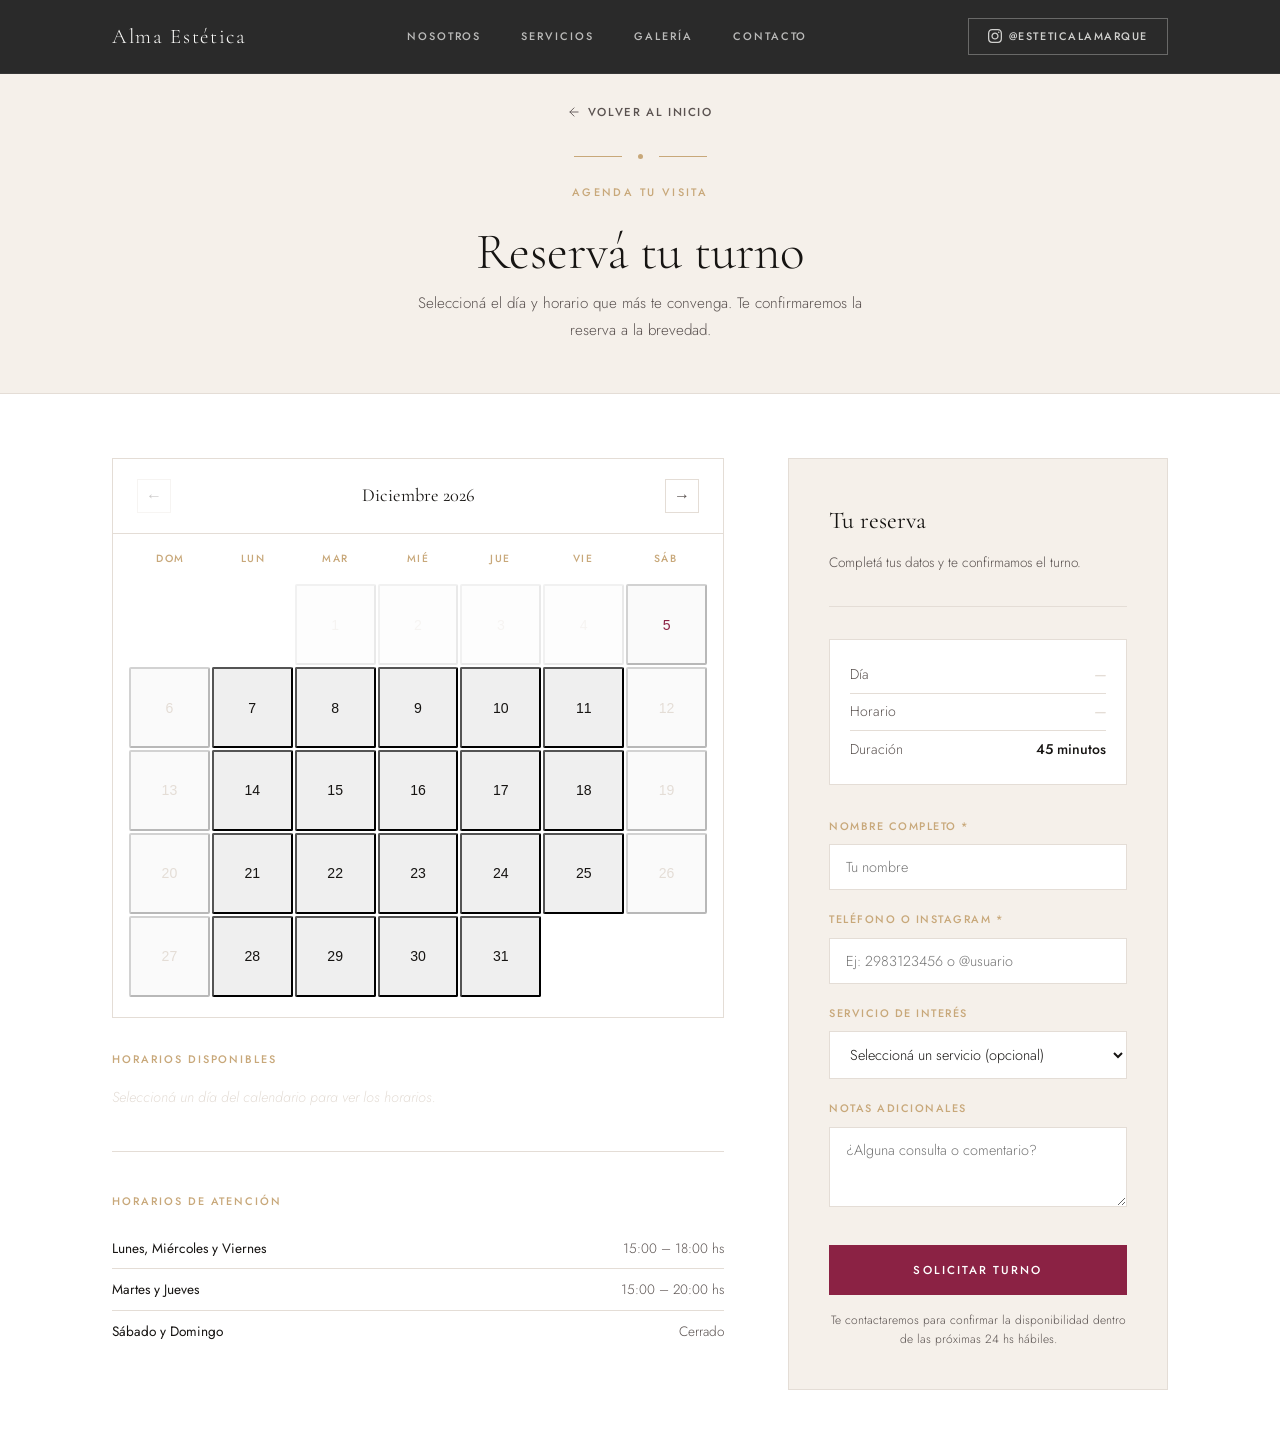
<file: turnos.html>
<!DOCTYPE html>
<html lang="es">
<head>
  <meta charset="UTF-8" />
  <meta name="viewport" content="width=device-width, initial-scale=1.0" />
  <title>Reservar turno – Alma Estética</title>
  <link rel="stylesheet" href="style.css" />
  <link rel="preconnect" href="https://fonts.googleapis.com" />
  <link rel="preconnect" href="https://fonts.gstatic.com" crossorigin />
  <link href="https://fonts.googleapis.com/css2?family=Cormorant+Garamond:ital,wght@0,300;0,400;0,600;1,300;1,400&family=Jost:wght@300;400;500&display=swap" rel="stylesheet" />
  <style>
    /* ── Página de turnos ─────────────────────────────── */
    .turnos-hero {
      padding-top: 100px;
      padding-bottom: 3rem;
      text-align: center;
      background: var(--color-cream);
      border-bottom: 1px solid var(--color-light);
    }

    .turnos-hero__back {
      display: inline-flex;
      align-items: center;
      gap: 0.4rem;
      font-size: 0.72rem;
      font-weight: 500;
      letter-spacing: 0.14em;
      text-transform: uppercase;
      color: var(--color-medium);
      margin-bottom: 2rem;
      transition: color var(--transition);
    }
    .turnos-hero__back:hover { color: var(--color-burgundy); }

    .turnos-body {
      display: grid;
      grid-template-columns: 1fr 380px;
      gap: 4rem;
      align-items: start;
      padding-block: 4rem;
    }

    /* ── Calendario ─────────────────────────────────── */
    .cal {
      background: var(--color-white);
      border: 1px solid var(--color-light);
    }

    .cal__header {
      display: flex;
      align-items: center;
      justify-content: space-between;
      padding: 1.25rem 1.5rem;
      border-bottom: 1px solid var(--color-light);
    }

    .cal__month {
      font-family: var(--font-serif);
      font-size: 1.15rem;
      font-weight: 400;
      color: var(--color-dark);
      text-transform: capitalize;
    }

    .cal__nav {
      background: none;
      border: 1px solid var(--color-light);
      width: 34px;
      height: 34px;
      cursor: pointer;
      display: flex;
      align-items: center;
      justify-content: center;
      color: var(--color-medium);
      transition: var(--transition);
      font-size: 1rem;
    }
    .cal__nav:hover:not(:disabled) {
      border-color: var(--color-champagne);
      color: var(--color-champagne);
    }
    .cal__nav:disabled { opacity: 0.3; cursor: default; }

    .cal__weekdays {
      display: grid;
      grid-template-columns: repeat(7, 1fr);
      padding: 0.75rem 1rem 0.25rem;
    }

    .cal__weekday {
      text-align: center;
      font-size: 0.65rem;
      font-weight: 500;
      letter-spacing: 0.14em;
      text-transform: uppercase;
      color: var(--color-champagne);
      padding: 0.25rem 0;
    }

    .cal__days {
      display: grid;
      grid-template-columns: repeat(7, 1fr);
      gap: 2px;
      padding: 0.5rem 1rem 1.25rem;
    }

    .cal__day {
      aspect-ratio: 1;
      display: flex;
      align-items: center;
      justify-content: center;
      font-size: 0.88rem;
      font-weight: 300;
      border-radius: 2px;
      cursor: default;
      color: var(--color-light);
      transition: var(--transition);
    }

    .cal__day--available {
      color: var(--color-dark);
      cursor: pointer;
    }
    .cal__day--available:hover {
      background: var(--color-cream);
      color: var(--color-burgundy);
    }

    .cal__day--today {
      font-weight: 500;
      color: var(--color-burgundy);
    }

    .cal__day--selected {
      background: var(--color-burgundy) !important;
      color: var(--color-white) !important;
    }

    .cal__day--past { opacity: 0.3; }

    /* ── Slots de horario ──────────────────────────── */
    .slots {
      margin-top: 2rem;
    }

    .slots__label {
      font-size: 0.68rem;
      font-weight: 500;
      letter-spacing: 0.18em;
      text-transform: uppercase;
      color: var(--color-champagne);
      margin-bottom: 1rem;
      display: block;
    }

    .slots__selected-date {
      font-family: var(--font-serif);
      font-size: 1.1rem;
      color: var(--color-dark);
      margin-bottom: 1.25rem;
      font-weight: 400;
    }

    .slots__grid {
      display: grid;
      grid-template-columns: repeat(4, 1fr);
      gap: 0.6rem;
    }

    .slot-btn {
      padding: 0.65rem 0.25rem;
      text-align: center;
      font-family: var(--font-sans);
      font-size: 0.85rem;
      font-weight: 400;
      color: var(--color-dark);
      background: var(--color-white);
      border: 1px solid var(--color-light);
      cursor: pointer;
      transition: var(--transition);
    }
    .slot-btn:hover {
      border-color: var(--color-champagne);
      color: var(--color-champagne);
    }
    .slot-btn.is-selected {
      background: var(--color-burgundy);
      border-color: var(--color-burgundy);
      color: var(--color-white);
    }

    .slots__placeholder {
      font-size: 0.9rem;
      color: var(--color-light);
      font-style: italic;
    }

    /* ── Formulario ────────────────────────────────── */
    .booking-form {
      background: var(--color-cream);
      padding: 2.5rem;
      border: 1px solid var(--color-light);
      position: sticky;
      top: 100px;
    }

    .booking-form__title {
      font-family: var(--font-serif);
      font-size: 1.5rem;
      font-weight: 400;
      color: var(--color-dark);
      margin-bottom: 0.5rem;
    }

    .booking-form__subtitle {
      font-size: 0.85rem;
      color: var(--color-medium);
      margin-bottom: 2rem;
      padding-bottom: 2rem;
      border-bottom: 1px solid var(--color-light);
    }

    .form-summary {
      background: var(--color-white);
      border: 1px solid var(--color-light);
      padding: 1rem 1.25rem;
      margin-bottom: 2rem;
      font-size: 0.88rem;
    }

    .form-summary__row {
      display: flex;
      justify-content: space-between;
      gap: 1rem;
      padding: 0.35rem 0;
      color: var(--color-medium);
    }
    .form-summary__row:not(:last-child) {
      border-bottom: 1px solid var(--color-light);
    }
    .form-summary__val {
      font-weight: 500;
      color: var(--color-dark);
      text-align: right;
    }
    .form-summary__placeholder {
      color: var(--color-light);
      font-style: italic;
    }

    .form-group {
      margin-bottom: 1.25rem;
    }

    .form-group label {
      display: block;
      font-size: 0.68rem;
      font-weight: 500;
      letter-spacing: 0.14em;
      text-transform: uppercase;
      color: var(--color-champagne);
      margin-bottom: 0.5rem;
    }

    .form-group input,
    .form-group select,
    .form-group textarea {
      width: 100%;
      padding: 0.75rem 1rem;
      font-family: var(--font-sans);
      font-size: 0.9rem;
      font-weight: 300;
      color: var(--color-dark);
      background: var(--color-white);
      border: 1px solid var(--color-light);
      outline: none;
      transition: border-color var(--transition);
    }
    .form-group input:focus,
    .form-group select:focus,
    .form-group textarea:focus {
      border-color: var(--color-champagne);
    }

    .form-group textarea { resize: vertical; min-height: 80px; }

    .booking-form .btn--primary {
      width: 100%;
      justify-content: center;
      margin-top: 0.5rem;
    }

    .form-note {
      font-size: 0.75rem;
      color: var(--color-medium);
      text-align: center;
      margin-top: 1rem;
      line-height: 1.6;
    }

    /* ── Pantalla de éxito ─────────────────────────── */
    .success-screen {
      display: none;
      text-align: center;
      padding: 3rem 2rem;
    }

    .success-screen.is-visible { display: block; }

    .success-screen__icon {
      width: 56px;
      height: 56px;
      border: 1.5px solid var(--color-champagne);
      border-radius: 50%;
      display: flex;
      align-items: center;
      justify-content: center;
      margin: 0 auto 1.5rem;
      color: var(--color-champagne);
      font-size: 1.4rem;
    }

    .success-screen h3 {
      font-family: var(--font-serif);
      font-size: 1.5rem;
      font-weight: 400;
      color: var(--color-dark);
      margin-bottom: 0.75rem;
    }

    .success-screen p {
      font-size: 0.9rem;
      color: var(--color-medium);
      line-height: 1.8;
      margin-bottom: 0.5rem;
    }

    .success-screen .btn {
      margin-top: 1.5rem;
    }

    /* ── Horarios info ─────────────────────────────── */
    .schedule-info {
      margin-top: 2.5rem;
      padding-top: 2.5rem;
      border-top: 1px solid var(--color-light);
    }

    .schedule-info__title {
      font-size: 0.68rem;
      font-weight: 500;
      letter-spacing: 0.18em;
      text-transform: uppercase;
      color: var(--color-champagne);
      margin-bottom: 1rem;
      display: block;
    }

    .schedule-row {
      display: flex;
      justify-content: space-between;
      font-size: 0.85rem;
      padding: 0.5rem 0;
      border-bottom: 1px solid var(--color-light);
      color: var(--color-medium);
    }
    .schedule-row:last-child { border-bottom: none; }
    .schedule-row strong { color: var(--color-dark); font-weight: 400; }

    /* ── Responsive ────────────────────────────────── */
    @media (max-width: 860px) {
      .turnos-body {
        grid-template-columns: 1fr;
        gap: 2.5rem;
      }
      .booking-form { position: static; }
      .slots__grid { grid-template-columns: repeat(3, 1fr); }
    }

    @media (max-width: 480px) {
      .slots__grid { grid-template-columns: repeat(2, 1fr); }
    }
  </style>
</head>
<body>

  <!-- ─── NAVBAR ─────────────────────────────────────── -->
  <header class="navbar">
    <div class="navbar__inner">
      <a href="index.html" class="navbar__brand">Alma Estética</a>
      <nav class="navbar__links">
        <a href="index.html#nosotros">Nosotros</a>
        <a href="index.html#servicios">Servicios</a>
        <a href="index.html#galeria">Galería</a>
        <a href="index.html#contacto">Contacto</a>
      </nav>
      <a href="https://www.instagram.com/esteticalamarque" target="_blank" rel="noopener noreferrer" class="btn--nav-ig">
        <svg xmlns="http://www.w3.org/2000/svg" viewBox="0 0 24 24" width="14" height="14" fill="currentColor"><path d="M12 2.163c3.204 0 3.584.012 4.85.07 3.252.148 4.771 1.691 4.919 4.919.058 1.265.069 1.645.069 4.849 0 3.205-.012 3.584-.069 4.849-.149 3.225-1.664 4.771-4.919 4.919-1.266.058-1.644.07-4.85.07-3.204 0-3.584-.012-4.849-.07-3.26-.149-4.771-1.699-4.919-4.92-.058-1.265-.07-1.644-.07-4.849 0-3.204.013-3.583.07-4.849.149-3.227 1.664-4.771 4.919-4.919 1.266-.057 1.645-.069 4.849-.069zm0-2.163c-3.259 0-3.667.014-4.947.072-4.358.2-6.78 2.618-6.98 6.98-.059 1.281-.073 1.689-.073 4.948 0 3.259.014 3.668.072 4.948.2 4.358 2.618 6.78 6.98 6.98 1.281.058 1.689.072 4.948.072 3.259 0 3.668-.014 4.948-.072 4.354-.2 6.782-2.618 6.979-6.98.059-1.28.073-1.689.073-4.948 0-3.259-.014-3.667-.072-4.947-.196-4.354-2.617-6.78-6.979-6.98-1.281-.059-1.69-.073-4.949-.073zm0 5.838c-3.403 0-6.162 2.759-6.162 6.162s2.759 6.163 6.162 6.163 6.162-2.759 6.162-6.163c0-3.403-2.759-6.162-6.162-6.162zm0 10.162c-2.209 0-4-1.79-4-4 0-2.209 1.791-4 4-4s4 1.791 4 4c0 2.21-1.791 4-4 4zm6.406-11.845c-.796 0-1.441.645-1.441 1.44s.645 1.44 1.441 1.44c.795 0 1.439-.645 1.439-1.44s-.644-1.44-1.439-1.44z"/></svg>
        @esteticalamarque
      </a>
    </div>
  </header>

  <!-- ─── HERO ───────────────────────────────────────── -->
  <div class="turnos-hero">
    <div class="container">
      <a href="index.html" class="turnos-hero__back">
        <svg xmlns="http://www.w3.org/2000/svg" width="14" height="14" viewBox="0 0 24 24" fill="none" stroke="currentColor" stroke-width="1.5" stroke-linecap="round" stroke-linejoin="round"><path d="M19 12H5M12 19l-7-7 7-7"/></svg>
        Volver al inicio
      </a>
      <div class="ornament"><span class="ornament__dot"></span></div>
      <span class="section__eyebrow">Agenda tu visita</span>
      <h1 class="section__title" style="margin-bottom:0.5rem">Reservá tu turno</h1>
      <p style="font-size:0.95rem; color:var(--color-medium); max-width:480px; margin-inline:auto;">
        Seleccioná el día y horario que más te convenga. Te confirmaremos la reserva a la brevedad.
      </p>
    </div>
  </div>

  <!-- ─── CUERPO ─────────────────────────────────────── -->
  <div class="container turnos-body">

    <!-- Calendario + slots -->
    <div>
      <!-- Calendario -->
      <div class="cal">
        <div class="cal__header">
          <button class="cal__nav" id="prev-month" aria-label="Mes anterior">&#8592;</button>
          <span class="cal__month" id="cal-month-label"></span>
          <button class="cal__nav" id="next-month" aria-label="Mes siguiente">&#8594;</button>
        </div>
        <div class="cal__weekdays">
          <span class="cal__weekday">Dom</span>
          <span class="cal__weekday">Lun</span>
          <span class="cal__weekday">Mar</span>
          <span class="cal__weekday">Mié</span>
          <span class="cal__weekday">Jue</span>
          <span class="cal__weekday">Vie</span>
          <span class="cal__weekday">Sáb</span>
        </div>
        <div class="cal__days" id="cal-days"></div>
      </div>

      <!-- Horarios disponibles -->
      <div class="slots" id="slots-section">
        <span class="slots__label">Horarios disponibles</span>
        <div id="slots-content">
          <p class="slots__placeholder">Seleccioná un día del calendario para ver los horarios.</p>
        </div>
      </div>

      <!-- Tabla de horarios de atención -->
      <div class="schedule-info">
        <span class="schedule-info__title">Horarios de atención</span>
        <div class="schedule-row"><strong>Lunes, Miércoles y Viernes</strong><span>15:00 – 18:00 hs</span></div>
        <div class="schedule-row"><strong>Martes y Jueves</strong><span>15:00 – 20:00 hs</span></div>
        <div class="schedule-row"><strong>Sábado y Domingo</strong><span>Cerrado</span></div>
      </div>
    </div>

    <!-- Formulario -->
    <aside>
      <div class="booking-form" id="booking-form-wrap">
        <h2 class="booking-form__title">Tu reserva</h2>
        <p class="booking-form__subtitle">Completá tus datos y te confirmamos el turno.</p>

        <!-- Resumen de selección -->
        <div class="form-summary">
          <div class="form-summary__row">
            <span>Día</span>
            <span class="form-summary__val" id="summary-date"><span class="form-summary__placeholder">—</span></span>
          </div>
          <div class="form-summary__row">
            <span>Horario</span>
            <span class="form-summary__val" id="summary-time"><span class="form-summary__placeholder">—</span></span>
          </div>
          <div class="form-summary__row">
            <span>Duración</span>
            <span class="form-summary__val">45 minutos</span>
          </div>
        </div>

        <!-- Formulario -->
        <form id="booking-form" novalidate>
          <div class="form-group">
            <label for="nombre">Nombre completo *</label>
            <input type="text" id="nombre" name="nombre" placeholder="Tu nombre" required />
          </div>
          <div class="form-group">
            <label for="contacto">Teléfono o Instagram *</label>
            <input type="text" id="contacto" name="contacto" placeholder="Ej: 2983123456 o @usuario" required />
          </div>
          <div class="form-group">
            <label for="servicio">Servicio de interés</label>
            <select id="servicio" name="servicio">
              <option value="">Seleccioná un servicio (opcional)</option>
              <option>Limpieza facial profunda</option>
              <option>Limpieza facial premium</option>
              <option>Tratamiento despigmentante</option>
              <option>Radiofrecuencia facial</option>
              <option>Microneedling facial</option>
              <option>Facial para adolescentes</option>
              <option>Tratamiento piernas cansadas</option>
              <option>Otro / consultar</option>
            </select>
          </div>
          <div class="form-group">
            <label for="notas">Notas adicionales</label>
            <textarea id="notas" name="notas" placeholder="¿Alguna consulta o comentario?"></textarea>
          </div>
          <button type="submit" class="btn btn--primary">Solicitar turno</button>
          <p class="form-note">
            Te contactaremos para confirmar la disponibilidad dentro de las próximas 24 hs hábiles.
          </p>
        </form>

        <!-- Pantalla de éxito -->
        <div class="success-screen" id="success-screen">
          <div class="success-screen__icon">✓</div>
          <h3>¡Solicitud enviada!</h3>
          <p>Recibimos tu pedido de turno para:</p>
          <p><strong id="success-detail"></strong></p>
          <p>Nos comunicaremos con vos a la brevedad para confirmar la disponibilidad.</p>
          <a href="index.html" class="btn btn--outline">Volver al inicio</a>
        </div>
      </div>
    </aside>

  </div>

  <script>
    // ── Configuración de horarios ────────────────────────
    const SLOTS = {
      1: ['15:00', '16:00', '17:00'],                       // Lunes
      2: ['15:00', '16:00', '17:00', '18:00', '19:00'],    // Martes
      3: ['15:00', '16:00', '17:00'],                       // Miércoles
      4: ['15:00', '16:00', '17:00', '18:00', '19:00'],    // Jueves
      5: ['15:00', '16:00', '17:00'],                       // Viernes
    };

    const MONTH_NAMES = ['Enero','Febrero','Marzo','Abril','Mayo','Junio',
                         'Julio','Agosto','Septiembre','Octubre','Noviembre','Diciembre'];
    const DAY_NAMES   = ['domingo','lunes','martes','miércoles','jueves','viernes','sábado'];

    // ── Estado ────────────────────────────────────────────
    const today      = new Date(); today.setHours(0,0,0,0);
    const maxDate    = new Date(today); maxDate.setMonth(maxDate.getMonth() + 2);
    let   viewYear   = today.getFullYear();
    let   viewMonth  = today.getMonth();
    let   selDate    = null;
    let   selTime    = null;

    // ── Render del calendario ─────────────────────────────
    function renderCalendar() {
      document.getElementById('cal-month-label').textContent =
        `${MONTH_NAMES[viewMonth]} ${viewYear}`;

      document.getElementById('prev-month').disabled =
        (viewYear === today.getFullYear() && viewMonth === today.getMonth());
      document.getElementById('next-month').disabled =
        (viewYear === maxDate.getFullYear() && viewMonth === maxDate.getMonth());

      const firstDay = new Date(viewYear, viewMonth, 1).getDay();
      const daysInMonth = new Date(viewYear, viewMonth + 1, 0).getDate();
      const grid = document.getElementById('cal-days');
      grid.innerHTML = '';

      // Espacios vacíos antes del primer día
      for (let i = 0; i < firstDay; i++) {
        grid.appendChild(Object.assign(document.createElement('span'), { className: 'cal__day' }));
      }

      for (let d = 1; d <= daysInMonth; d++) {
        const date    = new Date(viewYear, viewMonth, d);
        const dayOfW  = date.getDay();
        const isPast  = date < today;
        const isAvail = SLOTS[dayOfW] && !isPast;
        const isToday = date.getTime() === today.getTime();
        const isSel   = selDate && date.getTime() === selDate.getTime();

        const el = document.createElement('button');
        el.type = 'button';
        el.textContent = d;
        el.className = 'cal__day'
          + (isAvail  ? ' cal__day--available' : '')
          + (isPast   ? ' cal__day--past'      : '')
          + (isToday  ? ' cal__day--today'     : '')
          + (isSel    ? ' cal__day--selected'  : '');

        if (isAvail) {
          el.addEventListener('click', () => selectDate(date));
        } else {
          el.disabled = true;
        }
        grid.appendChild(el);
      }
    }

    // ── Selección de fecha ────────────────────────────────
    function selectDate(date) {
      selDate = date; selTime = null;
      renderCalendar();
      renderSlots();
      updateSummary();
    }

    // ── Render de slots ───────────────────────────────────
    function renderSlots() {
      const container = document.getElementById('slots-content');
      if (!selDate) {
        container.innerHTML = '<p class="slots__placeholder">Seleccioná un día del calendario para ver los horarios.</p>';
        return;
      }
      const dayOfW = selDate.getDay();
      const slots  = SLOTS[dayOfW] || [];
      const label  = `${DAY_NAMES[dayOfW].charAt(0).toUpperCase() + DAY_NAMES[dayOfW].slice(1)} ${selDate.getDate()} de ${MONTH_NAMES[selDate.getMonth()]}`;

      container.innerHTML = `
        <p class="slots__selected-date">${label}</p>
        <div class="slots__grid">
          ${slots.map(t => `
            <button type="button" class="slot-btn${selTime === t ? ' is-selected' : ''}" data-time="${t}">
              ${t} hs
            </button>
          `).join('')}
        </div>
      `;

      container.querySelectorAll('.slot-btn').forEach(btn => {
        btn.addEventListener('click', () => {
          selTime = btn.dataset.time;
          container.querySelectorAll('.slot-btn').forEach(b => b.classList.remove('is-selected'));
          btn.classList.add('is-selected');
          updateSummary();
        });
      });
    }

    // ── Actualizar resumen del formulario ─────────────────
    function updateSummary() {
      const dateEl = document.getElementById('summary-date');
      const timeEl = document.getElementById('summary-time');

      if (selDate) {
        const dayOfW = selDate.getDay();
        dateEl.textContent = `${DAY_NAMES[dayOfW].charAt(0).toUpperCase() + DAY_NAMES[dayOfW].slice(1)} ${selDate.getDate()}/${selDate.getMonth()+1}/${selDate.getFullYear()}`;
      } else {
        dateEl.innerHTML = '<span class="form-summary__placeholder">—</span>';
      }

      timeEl.textContent = selTime ? `${selTime} hs` : '';
      if (!selTime) timeEl.innerHTML = '<span class="form-summary__placeholder">—</span>';
    }

    // ── Navegación del calendario ─────────────────────────
    document.getElementById('prev-month').addEventListener('click', () => {
      viewMonth--; if (viewMonth < 0) { viewMonth = 11; viewYear--; }
      renderCalendar();
    });
    document.getElementById('next-month').addEventListener('click', () => {
      viewMonth++; if (viewMonth > 11) { viewMonth = 0; viewYear++; }
      renderCalendar();
    });

    // ── Envío del formulario ──────────────────────────────
    document.getElementById('booking-form').addEventListener('submit', function(e) {
      e.preventDefault();
      const nombre   = document.getElementById('nombre').value.trim();
      const contacto = document.getElementById('contacto').value.trim();
      const servicio = document.getElementById('servicio').value;
      const notas    = document.getElementById('notas').value.trim();

      if (!nombre || !contacto) {
        alert('Por favor completá tu nombre y datos de contacto.');
        return;
      }
      if (!selDate || !selTime) {
        alert('Por favor seleccioná un día y horario antes de confirmar.');
        return;
      }

      const dayOfW   = selDate.getDay();
      const fechaStr = `${DAY_NAMES[dayOfW].charAt(0).toUpperCase() + DAY_NAMES[dayOfW].slice(1)} ${selDate.getDate()}/${selDate.getMonth()+1}/${selDate.getFullYear()} a las ${selTime} hs`;

      const mensaje = `Hola! Quiero reservar un turno en Alma Estética.\n\n` +
        `📅 Día: ${DAY_NAMES[dayOfW].charAt(0).toUpperCase() + DAY_NAMES[dayOfW].slice(1)} ${selDate.getDate()}/${selDate.getMonth()+1}/${selDate.getFullYear()}\n` +
        `🕐 Horario: ${selTime} hs\n` +
        `💆 Servicio: ${servicio || 'A confirmar'}\n` +
        `👤 Nombre: ${nombre}\n` +
        `📱 Contacto: ${contacto}\n` +
        `📝 Notas: ${notas || '—'}`;

      window.open(`https://wa.me/5492984315617?text=${encodeURIComponent(mensaje)}`, '_blank');

      document.getElementById('success-detail').textContent = fechaStr;
      this.style.display = 'none';
      document.querySelector('.booking-form__subtitle').style.display = 'none';
      document.querySelector('.form-summary').style.display = 'none';
      document.querySelector('.booking-form__title').style.display = 'none';
      document.getElementById('success-screen').classList.add('is-visible');
    });

    // ── Init ──────────────────────────────────────────────
    renderCalendar();
    renderSlots();
  </script>

</body>
</html>
</file>
<file: style.css>
/* ═══════════════════════════════════════════════════
   ALMA ESTÉTICA – Luxury Minimalism
   Inspirado en la estética de clínicas de alto nivel
   ═══════════════════════════════════════════════════ */

/* ── Variables ─────────────────────────────────────── */
:root {
  --color-white:      #FFFFFF;
  --color-off-white:  #FAFAF8;
  --color-cream:      #F5F0EA;
  --color-champagne:  #C8A87A;   /* dorado/champagne — acento premium */
  --color-burgundy:   #8B2244;   /* borgoña — marca primaria */
  --color-sage:       #4A6741;   /* verde sage */
  --color-dark:       #161412;   /* casi negro */
  --color-medium:     #5A5250;   /* gris cálido — texto cuerpo */
  --color-light:      #E4DDD6;   /* borde/línea sutil */
  --color-nav:        #2A2A2A;   /* navbar oscuro */

  --font-serif: 'Cormorant Garamond', Georgia, serif;
  --font-sans:  'Jost', system-ui, sans-serif;

  --max-w:    1120px;
  --section-v: 7rem;
  --transition: 0.35s ease;
}

/* ── Reset ──────────────────────────────────────────── */
*, *::before, *::after { box-sizing: border-box; margin: 0; padding: 0; }
html { scroll-behavior: smooth; }

body {
  font-family: var(--font-sans);
  font-size: 1rem;
  font-weight: 300;
  line-height: 1.8;
  color: var(--color-medium);
  background: var(--color-white);
  -webkit-font-smoothing: antialiased;
}

img { display: block; max-width: 100%; height: auto; }
a   { text-decoration: none; color: inherit; }

/* ── Utilidades ─────────────────────────────────────── */
.container {
  width: 100%;
  max-width: var(--max-w);
  margin-inline: auto;
  padding-inline: 2rem;
}

.section { padding-block: var(--section-v); }
.section--cream { background-color: var(--color-cream); }
.section--dark  { background-color: var(--color-dark); }

/* Línea ornamental centrada */
.ornament {
  display: flex;
  align-items: center;
  justify-content: center;
  gap: 1rem;
  margin-bottom: 1.5rem;
}
.ornament::before,
.ornament::after {
  content: '';
  display: block;
  width: 48px;
  height: 1px;
  background: var(--color-champagne);
}
.ornament__dot {
  width: 5px;
  height: 5px;
  border-radius: 50%;
  background: var(--color-champagne);
}

.section__eyebrow {
  display: block;
  font-family: var(--font-sans);
  font-size: 0.68rem;
  font-weight: 500;
  letter-spacing: 0.22em;
  text-transform: uppercase;
  color: var(--color-champagne);
  margin-bottom: 1.25rem;
}

.section__title {
  font-family: var(--font-serif);
  font-size: clamp(2.2rem, 4vw, 3.2rem);
  font-weight: 300;
  line-height: 1.15;
  color: var(--color-dark);
  margin-bottom: 1.5rem;
}

.section__title em {
  font-style: italic;
  color: var(--color-burgundy);
}

.section__body {
  font-size: 1rem;
  line-height: 1.9;
  color: var(--color-medium);
  max-width: 520px;
}

.section__header--center {
  text-align: center;
  margin-bottom: 4.5rem;
}

.section__header--center .section__body {
  margin-inline: auto;
}

/* ── Botones ─────────────────────────────────────────── */
.btn {
  display: inline-flex;
  align-items: center;
  gap: 0.6rem;
  font-family: var(--font-sans);
  font-size: 0.72rem;
  font-weight: 500;
  letter-spacing: 0.18em;
  text-transform: uppercase;
  cursor: pointer;
  transition: var(--transition);
  border: none;
  background: none;
}

.btn--primary {
  padding: 1rem 2.5rem;
  background-color: var(--color-burgundy);
  color: var(--color-white);
  border: 1px solid var(--color-burgundy);
}
.btn--primary:hover {
  background-color: transparent;
  color: var(--color-burgundy);
}

.btn--outline {
  padding: 1rem 2.5rem;
  background-color: transparent;
  color: var(--color-dark);
  border: 1px solid var(--color-dark);
}
.btn--outline:hover {
  background-color: var(--color-dark);
  color: var(--color-white);
}

.btn--outline-white {
  padding: 1rem 2.5rem;
  background-color: transparent;
  color: var(--color-white);
  border: 1px solid rgba(255,255,255,0.5);
}
.btn--outline-white:hover {
  background-color: var(--color-white);
  color: var(--color-dark);
}

.btn--champagne {
  padding: 1rem 2.5rem;
  background-color: transparent;
  color: var(--color-champagne);
  border: 1px solid var(--color-champagne);
}
.btn--champagne:hover {
  background-color: var(--color-champagne);
  color: var(--color-dark);
}

.btn--nav-turno {
  display: inline-flex;
  align-items: center;
  padding: 0.5rem 1.2rem;
  font-family: var(--font-sans);
  font-size: 0.68rem;
  font-weight: 500;
  letter-spacing: 0.14em;
  text-transform: uppercase;
  background-color: transparent;
  color: var(--color-champagne);
  border: 1px solid var(--color-champagne);
  transition: var(--transition);
}
.btn--nav-turno:hover {
  background-color: var(--color-champagne);
  color: var(--color-dark);
}

.btn--nav-ig {
  display: inline-flex;
  align-items: center;
  gap: 0.45rem;
  padding: 0.5rem 1.2rem;
  font-family: var(--font-sans);
  font-size: 0.68rem;
  font-weight: 500;
  letter-spacing: 0.14em;
  text-transform: uppercase;
  background: transparent;
  color: rgba(250,250,248,0.8);
  border: 1px solid rgba(250,250,248,0.3);
  transition: var(--transition);
}
.btn--nav-ig:hover {
  color: var(--color-white);
  border-color: var(--color-champagne);
  background: rgba(200,168,122,0.1);
}

/* ══════════════════════════════════════════════════════
   NAVBAR
══════════════════════════════════════════════════════ */
.navbar {
  position: fixed;
  top: 0;
  inset-inline: 0;
  z-index: 100;
  background-color: var(--color-nav);
  border-bottom: 1px solid rgba(255,255,255,0.06);
}

.navbar__inner {
  display: flex;
  align-items: center;
  justify-content: space-between;
  max-width: var(--max-w);
  margin-inline: auto;
  padding: 1.1rem 2rem;
}

.navbar__brand {
  font-family: var(--font-serif);
  font-size: 1.3rem;
  font-weight: 300;
  letter-spacing: 0.08em;
  color: var(--color-off-white);
  transition: color var(--transition);
}
.navbar__brand:hover { color: var(--color-champagne); }

.navbar__links {
  display: flex;
  gap: 2.5rem;
}

.navbar__links a {
  font-size: 0.68rem;
  font-weight: 500;
  letter-spacing: 0.18em;
  text-transform: uppercase;
  color: rgba(250,250,248,0.7);
  transition: color var(--transition);
}
.navbar__links a:hover { color: var(--color-white); }

/* ══════════════════════════════════════════════════════
   HERO — pantalla completa
══════════════════════════════════════════════════════ */
.hero {
  position: relative;
  min-height: 100svh;
  display: flex;
  align-items: center;
  justify-content: center;
  background-size: cover;
  background-position: center;
  background-repeat: no-repeat;
  overflow: hidden;
}

.hero__overlay {
  position: absolute;
  inset: 0;
  background: linear-gradient(
    160deg,
    rgba(20, 14, 14, 0.72) 0%,
    rgba(22, 16, 14, 0.45) 55%,
    rgba(22, 16, 14, 0.70) 100%
  );
  z-index: 1;
}

.hero__content {
  position: relative;
  z-index: 2;
  text-align: center;
  padding: 2rem 1.5rem;
  max-width: 780px;
}

.hero__eyebrow {
  display: block;
  font-family: var(--font-sans);
  font-size: 0.65rem;
  font-weight: 500;
  letter-spacing: 0.3em;
  text-transform: uppercase;
  color: var(--color-champagne);
  margin-bottom: 1.5rem;
}

.hero__title {
  font-family: var(--font-serif);
  font-size: clamp(3.5rem, 9vw, 6.5rem);
  font-weight: 300;
  line-height: 1.0;
  color: var(--color-white);
  margin-bottom: 0.4em;
}

.hero__title em {
  font-style: italic;
  display: block;
}

.hero__divider {
  width: 40px;
  height: 1px;
  background: var(--color-champagne);
  margin: 1.8rem auto;
}

.hero__sub {
  font-size: 0.95rem;
  font-weight: 300;
  letter-spacing: 0.08em;
  color: rgba(250,250,248,0.75);
  margin-bottom: 3rem;
}

.hero__actions {
  display: flex;
  gap: 1rem;
  flex-wrap: wrap;
  justify-content: center;
}

/* ══════════════════════════════════════════════════════
   NOSOTROS — layout alternado
══════════════════════════════════════════════════════ */
.nosotros__grid {
  display: grid;
  grid-template-columns: 1fr 1fr;
  gap: 6rem;
  align-items: center;
}

.nosotros__images {
  position: relative;
  height: 560px;
}

.nosotros__img {
  object-fit: cover;
}

.nosotros__img--main {
  width: 80%;
  height: 440px;
  position: absolute;
  top: 0;
  left: 0;
}

.nosotros__img--secondary {
  width: 55%;
  height: 300px;
  position: absolute;
  bottom: 0;
  right: 0;
  border: 6px solid var(--color-white);
  box-shadow: 0 8px 40px rgba(22,20,18,0.12);
}

/* línea decorativa lateral */
.nosotros__text::before {
  content: '';
  display: block;
  width: 1px;
  height: 60px;
  background: var(--color-champagne);
  margin-bottom: 2rem;
}

.nosotros__text p {
  margin-bottom: 1.2rem;
  font-size: 1rem;
}

.nosotros__text .btn { margin-top: 1.5rem; }

/* ══════════════════════════════════════════════════════
   SERVICIOS FACIALES — cards premium
══════════════════════════════════════════════════════ */
.cards {
  display: grid;
  grid-template-columns: repeat(3, 1fr);
  gap: 2px;           /* gap mínimo — efecto mosaico */
  background: var(--color-light);
}

.card {
  background: var(--color-white);
  padding: 2.5rem 2rem;
  transition: background var(--transition);
}

.card:hover {
  background: var(--color-cream);
}

.card__num {
  font-family: var(--font-serif);
  font-size: 2.8rem;
  font-weight: 300;
  color: var(--color-light);
  line-height: 1;
  margin-bottom: 1.25rem;
  transition: color var(--transition);
}

.card:hover .card__num {
  color: var(--color-champagne);
}

.card__title {
  font-family: var(--font-serif);
  font-size: 1.2rem;
  font-weight: 400;
  color: var(--color-dark);
  margin-bottom: 0.75rem;
  line-height: 1.3;
}

.card__text {
  font-size: 0.88rem;
  line-height: 1.8;
  color: var(--color-medium);
}

/* ══════════════════════════════════════════════════════
   CORPORALES — lista horizontal
══════════════════════════════════════════════════════ */
.corporales__list {
  display: grid;
  grid-template-columns: 1fr 1fr;
  gap: 4rem 6rem;
  max-width: 900px;
  margin-inline: auto;
}

.corporales__item {
  background: var(--color-white);
  padding: 2rem;
  border-top: 3px solid var(--color-champagne);
}

.corporales__num {
  font-family: var(--font-serif);
  font-size: 0.7rem;
  font-weight: 500;
  letter-spacing: 0.2em;
  color: var(--color-champagne);
  text-transform: uppercase;
  margin-bottom: 1rem;
}

.corporales__info h3 {
  font-family: var(--font-serif);
  font-size: 1.3rem;
  font-weight: 400;
  color: var(--color-dark);
  margin-bottom: 0.75rem;
}

.corporales__info p {
  font-size: 0.9rem;
  line-height: 1.8;
}

.corporales__nota {
  text-align: center;
  font-size: 0.78rem;
  color: var(--color-medium);
  margin-top: 3.5rem;
  letter-spacing: 0.1em;
}

/* ══════════════════════════════════════════════════════
   GALERÍA — mosaico elegante
══════════════════════════════════════════════════════ */
.galeria__grid {
  display: grid;
  grid-template-columns: repeat(12, 1fr);
  grid-template-rows: 280px 280px;
  gap: 3px;
  background: var(--color-dark);
}

.galeria__img {
  width: 100%;
  height: 100%;
  object-fit: cover;
  display: block;
  filter: brightness(0.92) saturate(0.9);
  transition: filter var(--transition), transform 0.6s ease;
  overflow: hidden;
}

.galeria__img:hover {
  filter: brightness(1) saturate(1);
  transform: scale(1.03);
}

/* distribución de la cuadrícula */
.galeria__img:nth-child(1) { grid-column: 1 / 6;  grid-row: 1; }
.galeria__img:nth-child(2) { grid-column: 6 / 9;  grid-row: 1; }
.galeria__img:nth-child(3) { grid-column: 9 / 13; grid-row: 1; }
.galeria__img:nth-child(4) { grid-column: 1 / 5;  grid-row: 2; }
.galeria__img:nth-child(5) { grid-column: 5 / 9;  grid-row: 2; }
.galeria__img:nth-child(6) { grid-column: 9 / 13; grid-row: 2; }

/* ══════════════════════════════════════════════════════
   CTA INSTAGRAM — banda oscura
══════════════════════════════════════════════════════ */
.cta-instagram {
  background-color: var(--color-dark);
  padding-block: 6rem;
  text-align: center;
}

.cta-instagram__eyebrow {
  display: block;
  font-size: 0.65rem;
  font-weight: 500;
  letter-spacing: 0.28em;
  text-transform: uppercase;
  color: var(--color-champagne);
  margin-bottom: 1rem;
}

.cta-instagram h2 {
  font-family: var(--font-serif);
  font-size: clamp(2rem, 4vw, 3rem);
  font-weight: 300;
  color: var(--color-white);
  margin-bottom: 1rem;
}

.cta-instagram p {
  font-size: 0.95rem;
  color: rgba(250,250,248,0.6);
  max-width: 480px;
  margin-inline: auto;
  margin-bottom: 3rem;
}

/* ══════════════════════════════════════════════════════
   CONTACTO
══════════════════════════════════════════════════════ */
.contacto__grid {
  display: grid;
  grid-template-columns: 1fr 1fr;
  gap: 6rem;
  align-items: start;
}

.contacto__item {
  display: flex;
  align-items: flex-start;
  gap: 1rem;
  margin-bottom: 2rem;
  padding-bottom: 2rem;
  border-bottom: 1px solid var(--color-light);
}

.contacto__item:last-child {
  border-bottom: none;
  margin-bottom: 0;
  padding-bottom: 0;
}

.contacto__item svg {
  flex-shrink: 0;
  margin-top: 3px;
  color: var(--color-champagne);
}

.contacto__item-label {
  display: block;
  font-size: 0.65rem;
  font-weight: 500;
  letter-spacing: 0.18em;
  text-transform: uppercase;
  color: var(--color-champagne);
  margin-bottom: 0.3rem;
}

.contacto__item-value {
  font-size: 0.95rem;
  color: var(--color-dark);
}

.contacto__item a {
  color: var(--color-burgundy);
}

.contacto__cta-box {
  background: var(--color-cream);
  padding: 3.5rem;
  display: flex;
  flex-direction: column;
  align-items: flex-start;
  gap: 1.5rem;
}

.contacto__cta-box h3 {
  font-family: var(--font-serif);
  font-size: 1.8rem;
  font-weight: 300;
  color: var(--color-dark);
  line-height: 1.3;
}

.contacto__cta-box p {
  font-size: 0.9rem;
}

/* ══════════════════════════════════════════════════════
   GALERÍA — carrusel
══════════════════════════════════════════════════════ */
.galeria-carousel {
  position: relative;
  overflow: hidden;
  background: #0a0a0a;
}

.galeria-carousel__track {
  display: flex;
  transition: transform 0.55s cubic-bezier(0.4, 0, 0.2, 1);
}

.galeria-carousel__slide {
  flex-shrink: 0;
  width: 100%;
  display: flex;
  align-items: center;
  justify-content: center;
  height: 75vh;
  min-height: 400px;
}

.galeria-carousel__slide img {
  width: 100%;
  height: 100%;
  object-fit: contain;
  display: block;
}

.galeria-carousel__btn {
  position: absolute;
  top: 50%;
  transform: translateY(-50%);
  width: 48px;
  height: 48px;
  background: rgba(255,255,255,0.08);
  border: 1px solid rgba(255,255,255,0.15);
  color: rgba(255,255,255,0.8);
  cursor: pointer;
  display: flex;
  align-items: center;
  justify-content: center;
  transition: var(--transition);
  z-index: 10;
}
.galeria-carousel__btn:hover {
  background: var(--color-champagne);
  border-color: var(--color-champagne);
  color: var(--color-dark);
}
.galeria-carousel__btn--prev { left: 1.5rem; }
.galeria-carousel__btn--next { right: 1.5rem; }

.galeria-carousel__dots {
  position: absolute;
  bottom: 1.25rem;
  left: 50%;
  transform: translateX(-50%);
  display: flex;
  gap: 0.5rem;
  z-index: 10;
}

.galeria-dot {
  width: 7px;
  height: 7px;
  border-radius: 50%;
  background: rgba(255,255,255,0.3);
  border: none;
  cursor: pointer;
  padding: 0;
  transition: var(--transition);
}
.galeria-dot.is-active {
  background: var(--color-champagne);
  transform: scale(1.25);
}

/* ══════════════════════════════════════════════════════
   FAQ — acordeón
══════════════════════════════════════════════════════ */
.faq__container { max-width: 760px; }

.faq__list {
  border-top: 1px solid var(--color-light);
}

.faq__item {
  border-bottom: 1px solid var(--color-light);
}

.faq__question {
  width: 100%;
  display: flex;
  align-items: center;
  justify-content: space-between;
  gap: 1.5rem;
  padding: 1.6rem 0;
  background: none;
  border: none;
  cursor: pointer;
  text-align: left;
  font-family: var(--font-serif);
  font-size: 1.15rem;
  font-weight: 400;
  color: var(--color-dark);
  transition: color var(--transition);
}

.faq__question:hover { color: var(--color-burgundy); }

.faq__icon {
  flex-shrink: 0;
  width: 22px;
  height: 22px;
  border: 1px solid var(--color-light);
  border-radius: 50%;
  position: relative;
  transition: border-color var(--transition), background var(--transition);
}

.faq__icon::before,
.faq__icon::after {
  content: '';
  position: absolute;
  background: var(--color-champagne);
  transition: transform var(--transition), opacity var(--transition);
}

.faq__icon::before {
  width: 10px; height: 1px;
  top: 50%; left: 50%;
  transform: translate(-50%, -50%);
}

.faq__icon::after {
  width: 1px; height: 10px;
  top: 50%; left: 50%;
  transform: translate(-50%, -50%);
}

.faq__question[aria-expanded="true"] .faq__icon {
  background: var(--color-champagne);
  border-color: var(--color-champagne);
}

.faq__question[aria-expanded="true"] .faq__icon::before,
.faq__question[aria-expanded="true"] .faq__icon::after {
  background: var(--color-white);
}

.faq__question[aria-expanded="true"] .faq__icon::after {
  opacity: 0;
}

.faq__answer {
  display: grid;
  grid-template-rows: 0fr;
  transition: grid-template-rows 0.35s ease;
}

.faq__answer > p,
.faq__answer > *:first-child { min-height: 0; }

.faq__item.is-open .faq__answer {
  grid-template-rows: 1fr;
}

.faq__answer-inner {
  overflow: hidden;
  padding-bottom: 1.6rem;
  font-size: 0.93rem;
  line-height: 1.85;
  color: var(--color-medium);
}

.faq__answer-inner p + p { margin-top: 0.75rem; }

.faq__answer-inner ul {
  margin: 0.75rem 0;
  padding-left: 1.25rem;
}

.faq__answer-inner li { margin-bottom: 0.4rem; }

.faq__answer-inner a {
  color: var(--color-burgundy);
  text-decoration: underline;
  text-underline-offset: 3px;
}

/* ══════════════════════════════════════════════════════
   FOOTER
══════════════════════════════════════════════════════ */
.footer {
  background-color: var(--color-dark);
  padding-block: 3rem;
  border-top: 1px solid rgba(255,255,255,0.06);
}

.footer__inner {
  display: grid;
  grid-template-columns: 1fr auto 1fr;
  align-items: center;
  gap: 2rem;
}

.footer__brand {
  font-family: var(--font-serif);
  font-size: 1.4rem;
  font-weight: 300;
  color: var(--color-off-white);
  letter-spacing: 0.06em;
}

.footer__copy {
  font-size: 0.72rem;
  letter-spacing: 0.08em;
  color: rgba(250,250,248,0.4);
  text-align: center;
}

.footer__ig {
  display: flex;
  justify-content: flex-end;
  color: rgba(250,250,248,0.5);
  transition: color var(--transition);
}
.footer__ig:hover { color: var(--color-champagne); }

/* ══════════════════════════════════════════════════════
   RESPONSIVE
══════════════════════════════════════════════════════ */
@media (max-width: 960px) {
  :root { --section-v: 5rem; }

  .nosotros__grid,
  .contacto__grid {
    grid-template-columns: 1fr;
    gap: 3rem;
  }

  .nosotros__images {
    height: 380px;
    order: -1;
  }
  .nosotros__img--main  { width: 72%; height: 300px; }
  .nosotros__img--secondary { width: 52%; height: 210px; }

  .cards { grid-template-columns: 1fr 1fr; }

  .corporales__list { grid-template-columns: 1fr; gap: 0; }

  .galeria__grid {
    grid-template-columns: 1fr 1fr;
    grid-template-rows: repeat(3, 220px);
  }
  .galeria__img { grid-column: auto !important; grid-row: auto !important; }

  .cta-instagram__inner { flex-direction: column; }

  .navbar__links { gap: 1.5rem; }
}

@media (max-width: 640px) {
  :root { --section-v: 4rem; }

  .cards { grid-template-columns: 1fr; }

  .galeria__grid {
    grid-template-columns: 1fr;
    grid-template-rows: repeat(6, 200px);
  }

  .navbar__links { display: none; }

  .footer__inner {
    grid-template-columns: 1fr;
    text-align: center;
  }
  .footer__ig { justify-content: center; }

  .contacto__cta-box { padding: 2rem; }
}
</file>
<file: backup_v1/style.css>
/* ═══════════════════════════════════════════════════
   ALMA ESTÉTICA – Stylesheet
   Paleta extraída de las imágenes del centro
   ═══════════════════════════════════════════════════ */

/* ── Variables ─────────────────────────────────────── */
:root {
  --color-cream:    #EAE3DC;   /* Crema lino – fondo principal (logo 01) */
  --color-burgundy: #8B2244;   /* Vino/Borgoña – acento primario de marca (vidriera 06/09) */
  --color-sage:     #4A6741;   /* Verde sage – secundario (texto servicios 02/04) */
  --color-blush:    #F2D9D9;   /* Rosa blush – fondos de tarjetas */
  --color-dark:     #2C2220;   /* Marrón oscuro – texto principal */
  --color-nude:     #C8A89E;   /* Nude rosado – complementario neutro */
  --color-white:    #FAFAF8;   /* Blanco cálido – secciones claras */

  --font-serif:  'Cormorant Garamond', Georgia, serif;
  --font-sans:   'Jost', system-ui, sans-serif;

  --radius:   12px;
  --shadow:   0 4px 24px rgba(44, 34, 32, 0.08);
  --transition: 0.3s ease;
}

/* ── Reset & base ───────────────────────────────────── */
*, *::before, *::after { box-sizing: border-box; margin: 0; padding: 0; }

html { scroll-behavior: smooth; }

body {
  font-family: var(--font-sans);
  font-weight: 300;
  font-size: 1rem;
  line-height: 1.7;
  color: var(--color-dark);
  background-color: var(--color-white);
}

img { display: block; max-width: 100%; height: auto; }
a   { text-decoration: none; color: inherit; }

/* ── Utilidades ─────────────────────────────────────── */
.container {
  width: 100%;
  max-width: 1140px;
  margin-inline: auto;
  padding-inline: 1.5rem;
}

.section {
  padding-block: 5rem;
}

.section--cream {
  background-color: var(--color-cream);
}

.section__label {
  display: block;
  font-family: var(--font-sans);
  font-size: 0.75rem;
  font-weight: 500;
  letter-spacing: 0.18em;
  text-transform: uppercase;
  color: var(--color-burgundy);
  margin-bottom: 0.75rem;
}

.section__title {
  font-family: var(--font-serif);
  font-size: clamp(2rem, 4vw, 2.8rem);
  font-weight: 400;
  line-height: 1.2;
  color: var(--color-dark);
  margin-bottom: 1.5rem;
}

.section__header {
  text-align: center;
  max-width: 560px;
  margin-inline: auto;
  margin-bottom: 3.5rem;
}

/* ── Botones ─────────────────────────────────────────── */
.btn {
  display: inline-flex;
  align-items: center;
  gap: 0.5rem;
  padding: 0.75rem 1.75rem;
  border-radius: 4px;
  font-family: var(--font-sans);
  font-size: 0.875rem;
  font-weight: 400;
  letter-spacing: 0.06em;
  cursor: pointer;
  transition: var(--transition);
  border: 1.5px solid transparent;
}

.btn--primary {
  background-color: var(--color-burgundy);
  color: var(--color-white);
  border-color: var(--color-burgundy);
}
.btn--primary:hover {
  background-color: #6e1a35;
  border-color: #6e1a35;
}

.btn--secondary {
  background-color: transparent;
  color: var(--color-white);
  border-color: rgba(250, 250, 248, 0.6);
}
.btn--secondary:hover {
  background-color: rgba(250, 250, 248, 0.15);
  border-color: var(--color-white);
}

.btn--outline {
  background-color: transparent;
  color: var(--color-burgundy);
  border-color: var(--color-burgundy);
}
.btn--outline:hover {
  background-color: var(--color-burgundy);
  color: var(--color-white);
}

.btn--light {
  background-color: var(--color-white);
  color: var(--color-burgundy);
  border-color: var(--color-white);
}
.btn--light:hover {
  background-color: var(--color-cream);
}

.btn--large {
  padding: 1rem 2.25rem;
  font-size: 1rem;
}

/* ══════════════════════════════════════════════════════
   NAVBAR
══════════════════════════════════════════════════════ */
.navbar {
  position: fixed;
  top: 0;
  inset-inline: 0;
  z-index: 100;
  background-color: #3A3A3A;
  border-bottom: 1px solid rgba(255, 255, 255, 0.08);
}

.navbar__inner {
  display: flex;
  align-items: center;
  justify-content: space-between;
  max-width: 1140px;
  margin-inline: auto;
  padding: 0.85rem 1.5rem;
}

.navbar__links {
  display: flex;
  gap: 2rem;
}

.navbar__links a {
  font-size: 0.875rem;
  font-weight: 400;
  letter-spacing: 0.05em;
  color: rgba(250, 250, 248, 0.85);
  transition: color var(--transition);
}
.navbar__links a:hover { color: #fff; }

.btn--nav-ig {
  display: inline-flex;
  align-items: center;
  gap: 0.5rem;
  padding: 0.55rem 1.25rem;
  border-radius: 4px;
  font-family: var(--font-sans);
  font-size: 0.8rem;
  font-weight: 400;
  letter-spacing: 0.06em;
  background-color: transparent;
  color: var(--color-cream);
  border: 1.5px solid rgba(234, 227, 220, 0.5);
  transition: var(--transition);
}
.btn--nav-ig:hover {
  background-color: var(--color-burgundy);
  border-color: var(--color-burgundy);
  color: #fff;
}

/* ══════════════════════════════════════════════════════
   HERO
══════════════════════════════════════════════════════ */
.hero {
  position: relative;
  min-height: 100svh;
  display: flex;
  align-items: center;
  justify-content: center;
  background-size: cover;
  background-position: center;
  background-repeat: no-repeat;
  overflow: hidden;
}

.hero__overlay {
  position: absolute;
  inset: 0;
  background: linear-gradient(
    to bottom,
    rgba(30, 20, 20, 0.55) 0%,
    rgba(30, 20, 20, 0.35) 60%,
    rgba(30, 20, 20, 0.65) 100%
  );
  z-index: 1;
}

.hero__content {
  position: relative;
  z-index: 2;
  text-align: center;
  padding: 2rem 1.5rem;
  max-width: 680px;
}

.hero__pre {
  font-size: 0.8rem;
  font-weight: 400;
  letter-spacing: 0.25em;
  text-transform: uppercase;
  color: var(--color-nude);
  margin-bottom: 0.75rem;
}

.hero__title {
  font-family: var(--font-serif);
  font-size: clamp(3.5rem, 8vw, 6rem);
  font-weight: 300;
  line-height: 1.05;
  color: #fff;
  margin-bottom: 1rem;
}

.hero__sub {
  font-size: 1.1rem;
  font-weight: 300;
  color: rgba(250, 250, 248, 0.8);
  margin-bottom: 2.5rem;
}

.hero__actions {
  display: flex;
  gap: 1rem;
  flex-wrap: wrap;
  justify-content: center;
}

/* ══════════════════════════════════════════════════════
   NOSOTROS
══════════════════════════════════════════════════════ */
.nosotros__grid {
  display: grid;
  grid-template-columns: 1fr 1fr;
  gap: 4rem;
  align-items: center;
}

.nosotros__images {
  position: relative;
  height: 520px;
}

.nosotros__img {
  border-radius: var(--radius);
  object-fit: cover;
  box-shadow: var(--shadow);
}

.nosotros__img--main {
  width: 75%;
  height: 420px;
  position: absolute;
  top: 0;
  left: 0;
}

.nosotros__img--secondary {
  width: 58%;
  height: 300px;
  position: absolute;
  bottom: 0;
  right: 0;
  border: 4px solid var(--color-white);
}

.nosotros__text p {
  color: #5a4a48;
  margin-bottom: 1rem;
}

.nosotros__text strong { color: var(--color-burgundy); font-weight: 500; }

.nosotros__text .btn { margin-top: 1rem; }

/* ══════════════════════════════════════════════════════
   CARDS – SERVICIOS FACIALES
══════════════════════════════════════════════════════ */
.cards {
  display: grid;
  grid-template-columns: repeat(3, 1fr);
  gap: 1.5rem;
}

.card {
  background-color: var(--color-white);
  border: 1px solid rgba(200, 168, 158, 0.3);
  border-radius: var(--radius);
  padding: 2rem 1.75rem;
  transition: box-shadow var(--transition), transform var(--transition);
}

.card:hover {
  box-shadow: var(--shadow);
  transform: translateY(-4px);
}

.card__icon {
  font-size: 1.25rem;
  color: var(--color-burgundy);
  margin-bottom: 1rem;
}

.card__title {
  font-family: var(--font-serif);
  font-size: 1.25rem;
  font-weight: 400;
  color: var(--color-dark);
  margin-bottom: 0.75rem;
}

.card__text {
  font-size: 0.9rem;
  color: #6a5a58;
  line-height: 1.65;
}

/* ══════════════════════════════════════════════════════
   CORPORALES
══════════════════════════════════════════════════════ */
.corporales__list {
  display: flex;
  flex-direction: column;
  gap: 1.5rem;
  max-width: 780px;
  margin-inline: auto;
}

.corporales__item {
  display: flex;
  gap: 2rem;
  align-items: flex-start;
  background: var(--color-blush);
  border-radius: var(--radius);
  padding: 2rem;
}

.corporales__num {
  font-family: var(--font-serif);
  font-size: 2.5rem;
  font-weight: 300;
  color: var(--color-nude);
  line-height: 1;
  flex-shrink: 0;
  width: 2.5rem;
}

.corporales__info h3 {
  font-family: var(--font-serif);
  font-size: 1.2rem;
  font-weight: 400;
  color: var(--color-dark);
  margin-bottom: 0.5rem;
}

.corporales__info p {
  font-size: 0.9rem;
  color: #6a5a58;
}

.corporales__nota {
  text-align: center;
  font-size: 0.8rem;
  color: var(--color-nude);
  margin-top: 2rem;
  font-style: italic;
}

/* ══════════════════════════════════════════════════════
   GALERÍA
══════════════════════════════════════════════════════ */
.galeria__grid {
  display: grid;
  grid-template-columns: repeat(3, 1fr);
  grid-template-rows: auto auto;
  gap: 1rem;
}

.galeria__img {
  width: 100%;
  height: 260px;
  object-fit: cover;
  border-radius: var(--radius);
  transition: transform var(--transition), box-shadow var(--transition);
}

.galeria__img:hover {
  transform: scale(1.02);
  box-shadow: var(--shadow);
}

.galeria__img--wide {
  grid-column: span 2;
  height: 340px;
}

/* ══════════════════════════════════════════════════════
   CTA INSTAGRAM
══════════════════════════════════════════════════════ */
.cta-instagram {
  background-color: var(--color-burgundy);
  padding-block: 5rem;
}

.cta-instagram__inner {
  display: flex;
  align-items: center;
  justify-content: space-between;
  gap: 3rem;
}

.cta-instagram__text h2 {
  font-family: var(--font-serif);
  font-size: clamp(1.8rem, 3vw, 2.4rem);
  font-weight: 300;
  color: var(--color-white);
  margin-bottom: 0.75rem;
}

.cta-instagram__text p {
  color: rgba(250, 250, 248, 0.75);
  max-width: 480px;
  font-size: 1rem;
}

/* ══════════════════════════════════════════════════════
   CONTACTO
══════════════════════════════════════════════════════ */
.contacto__grid {
  display: grid;
  grid-template-columns: 1fr 1fr;
  gap: 4rem;
  align-items: center;
}

.contacto__item {
  display: flex;
  align-items: flex-start;
  gap: 0.875rem;
  margin-bottom: 1.5rem;
  color: #5a4a48;
}

.contacto__item svg {
  flex-shrink: 0;
  margin-top: 2px;
  color: var(--color-burgundy);
}

.contacto__item a {
  color: var(--color-burgundy);
  text-decoration: underline;
  text-underline-offset: 3px;
}

.contacto__cta-box {
  background: var(--color-cream);
  border-radius: var(--radius);
  padding: 3rem 2.5rem;
  display: flex;
  flex-direction: column;
  align-items: center;
  text-align: center;
  gap: 1.5rem;
}

.contacto__logo {
  width: 140px;
  border-radius: 8px;
  object-fit: contain;
}

.contacto__cta-box p {
  font-size: 0.95rem;
  color: #6a5a58;
  max-width: 280px;
}

/* ══════════════════════════════════════════════════════
   FOOTER
══════════════════════════════════════════════════════ */
.footer {
  background-color: var(--color-dark);
  color: rgba(250, 250, 248, 0.6);
  padding-block: 2rem;
}

.footer__inner {
  display: flex;
  align-items: center;
  justify-content: space-between;
  gap: 1rem;
  flex-wrap: wrap;
}

.footer__brand {
  font-family: var(--font-serif);
  font-size: 1.1rem;
  color: var(--color-cream);
  font-weight: 300;
}

.footer__copy {
  font-size: 0.8rem;
  text-align: center;
}

.footer__ig {
  color: var(--color-cream);
  transition: color var(--transition);
}
.footer__ig:hover { color: var(--color-nude); }

/* ══════════════════════════════════════════════════════
   RESPONSIVE
══════════════════════════════════════════════════════ */
@media (max-width: 900px) {
  .hero__content {
    padding: 6rem 1.5rem 3rem;
  }

  .nosotros__grid { grid-template-columns: 1fr; }

  .nosotros__images {
    height: 340px;
    order: -1;
  }

  .nosotros__img--main  { width: 70%; height: 280px; }
  .nosotros__img--secondary { width: 55%; height: 220px; }

  .cards { grid-template-columns: 1fr 1fr; }

  .galeria__grid { grid-template-columns: 1fr 1fr; }
  .galeria__img--wide { grid-column: span 2; }

  .cta-instagram__inner {
    flex-direction: column;
    text-align: center;
  }

  .contacto__grid { grid-template-columns: 1fr; }

  .navbar__links { display: none; }
}

@media (max-width: 600px) {
  .cards { grid-template-columns: 1fr; }

  .galeria__grid { grid-template-columns: 1fr; }
  .galeria__img--wide {
    grid-column: span 1;
    height: 240px;
  }
  .galeria__img { height: 220px; }

  .footer__inner { flex-direction: column; text-align: center; }
}
</file>
